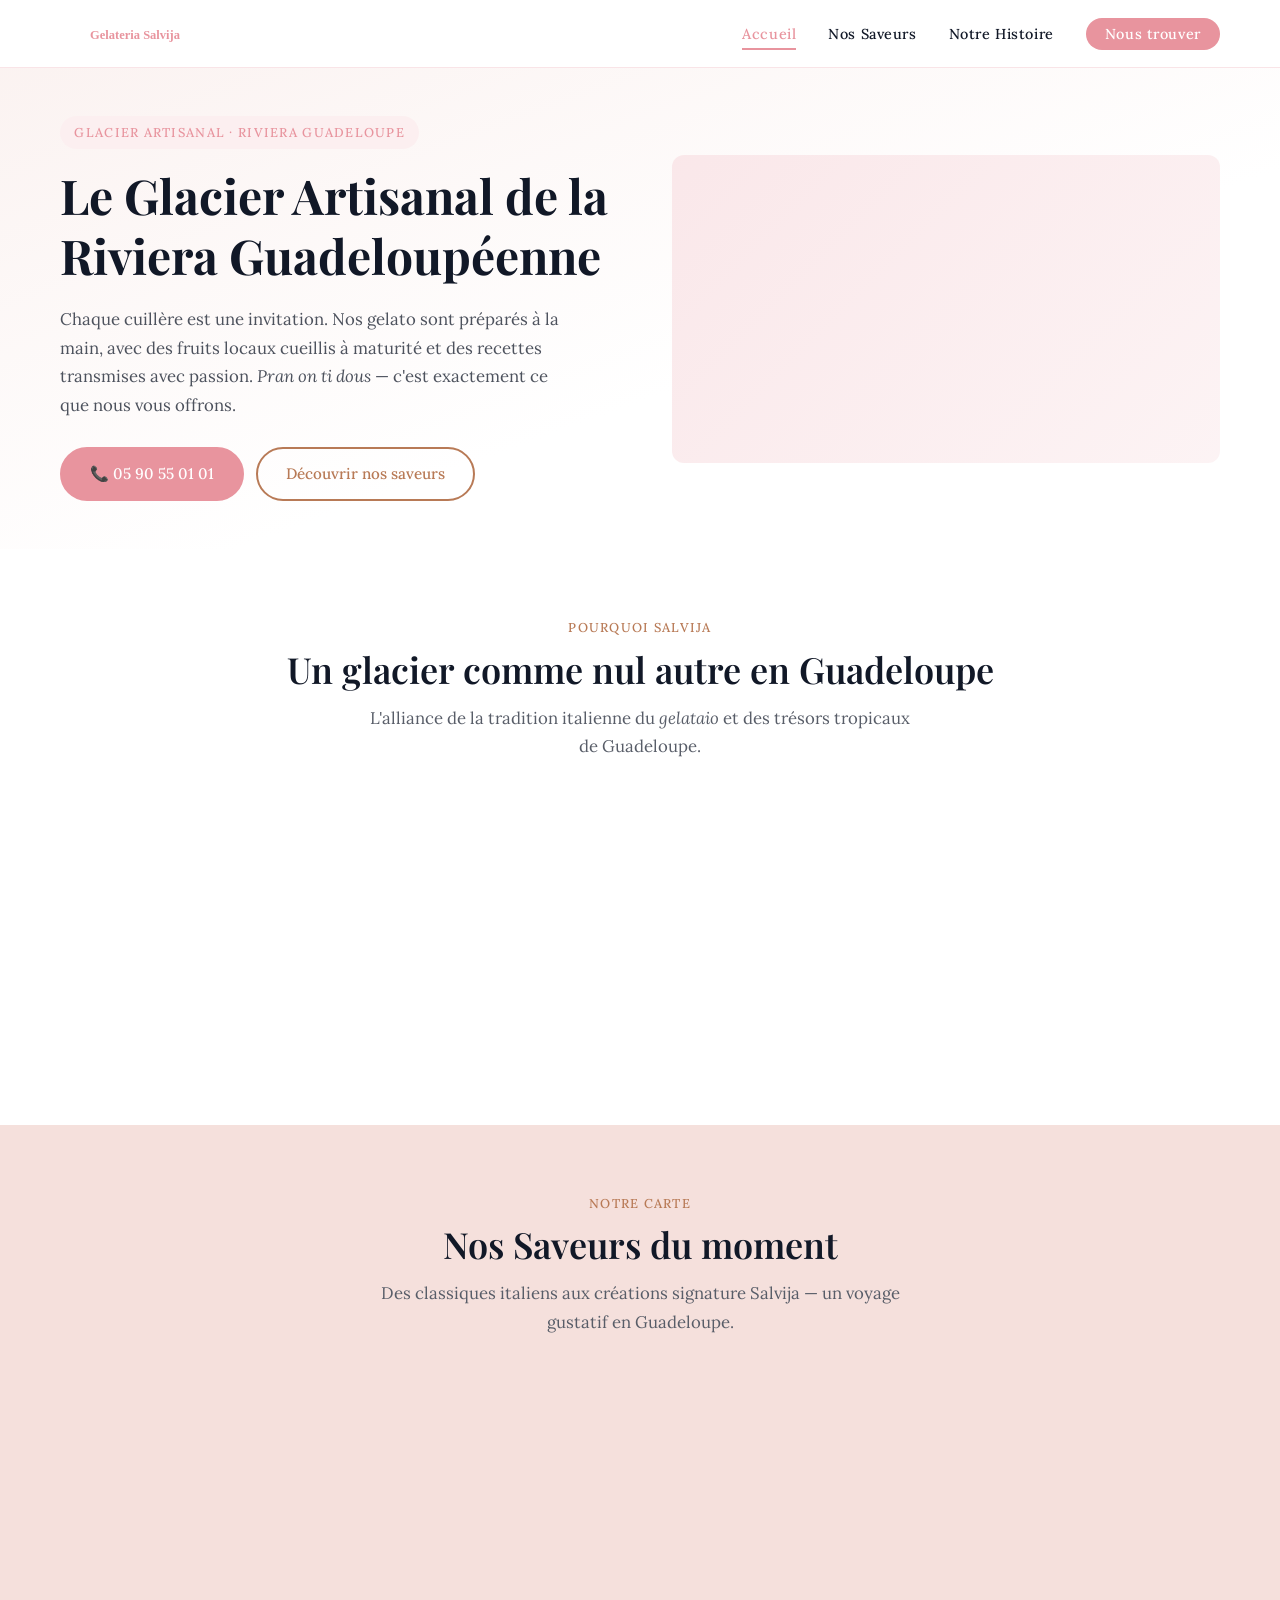
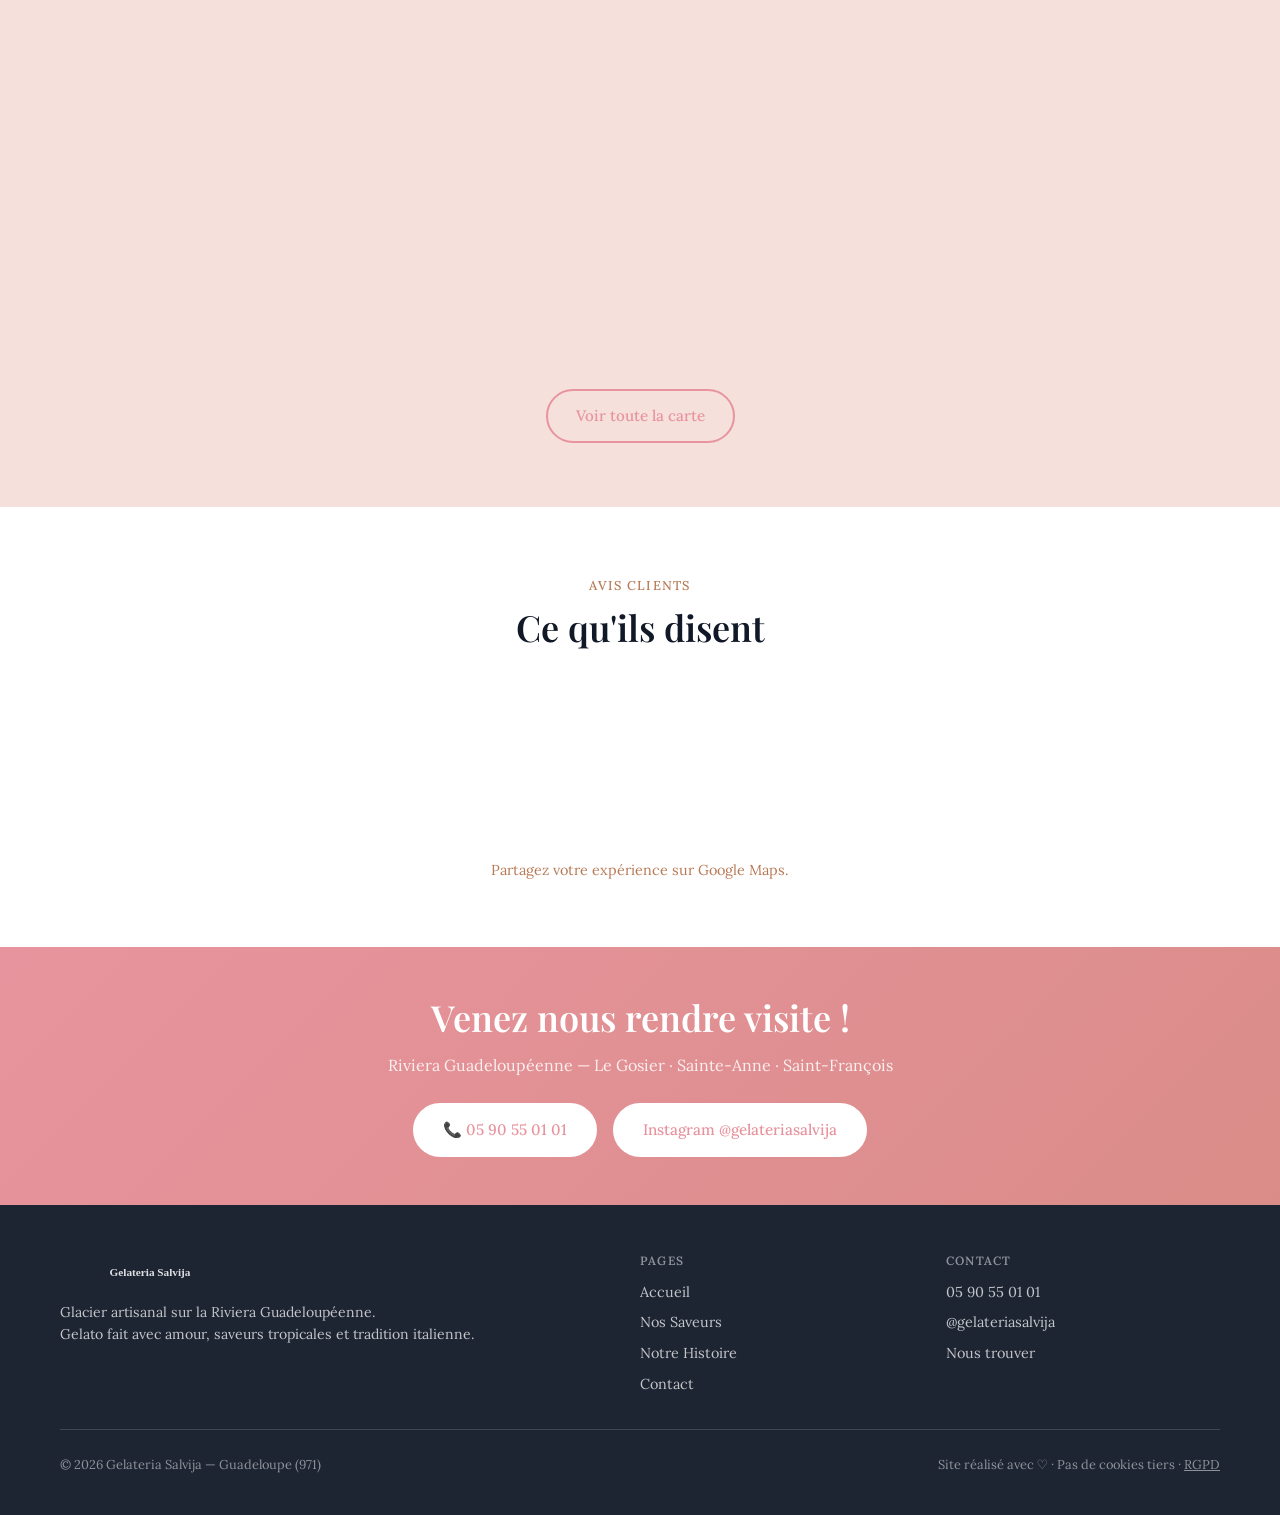
<file: index.html>
<!DOCTYPE html>
<html lang="fr">
<head>
  <meta charset="UTF-8">
  <meta name="viewport" content="width=device-width, initial-scale=1.0">
  <title>Gelateria Salvija — Glacier Artisanal Guadeloupe | Gelato Fait avec Amour</title>
  <meta name="description" content="Gelato artisanal fait maison sur la Riviera Guadeloupéenne. Saveurs tropicales, ingrédients frais. Venez nous goûter — appelez le 05 90 55 01 01.">
  <meta name="robots" content="index, follow">
  <link rel="canonical" href="https://gelateria-salvija.pages.dev/">

  <!-- Open Graph -->
  <meta property="og:type" content="website">
  <meta property="og:url" content="https://gelateria-salvija.pages.dev/">
  <meta property="og:title" content="Gelateria Salvija — Glacier Artisanal Guadeloupe">
  <meta property="og:description" content="Gelato artisanal fait maison sur la Riviera Guadeloupéenne. Saveurs tropicales, ingrédients frais.">
  <meta property="og:image" content="/assets/og-placeholder.svg">
  <meta property="og:locale" content="fr_FR">
  <meta property="og:site_name" content="Gelateria Salvija">

  <!-- Twitter Card -->
  <meta name="twitter:card" content="summary_large_image">
  <meta name="twitter:title" content="Gelateria Salvija — Glacier Artisanal Guadeloupe">
  <meta name="twitter:description" content="Gelato artisanal fait maison sur la Riviera Guadeloupéenne.">
  <meta name="twitter:image" content="/assets/og-placeholder.svg">

  <!-- PWA -->
  <link rel="manifest" href="/manifest.webmanifest">
  <meta name="theme-color" content="#E8949E">

  <!-- Styles -->
  <link rel="stylesheet" href="/assets/style.css">

  <!-- Schema.org LocalBusiness -->
  <script type="application/ld+json">
  {
    "@context": "https://schema.org",
    "@type": "LocalBusiness",
    "name": "Gelateria Salvija",
    "description": "Glacier artisanal proposant des gelato faits maison sur la Riviera Guadeloupéenne.",
    "telephone": "+590590550101",
    "url": "https://gelateria-salvija.pages.dev/",
    "image": "",
    "sameAs": ["https://www.instagram.com/gelateriasalvija/"],
    "address": {
      "@type": "PostalAddress",
      "addressRegion": "Guadeloupe",
      "postalCode": "971",
      "addressCountry": "FR"
    },
    "servesCuisine": "Gelato artisanal, Glacier",
    "priceRange": "€"
  }
  </script>
</head>
<body>
  <a class="skip-link" href="#main-content">Aller au contenu principal</a>

  <!-- Header -->
  <header class="site-header" role="banner">
    <div class="container">
      <a href="/" class="site-logo" aria-label="Gelateria Salvija — Accueil">
        <img src="/assets/logo.svg" alt="Gelateria Salvija" width="200" height="40">
      </a>
      <nav class="site-nav" aria-label="Navigation principale">
        <ul>
          <li><a href="/" aria-current="page">Accueil</a></li>
          <li><a href="/saveurs.html">Nos Saveurs</a></li>
          <li><a href="/notre-histoire.html">Notre Histoire</a></li>
          <li><a href="/contact.html" class="nav-cta">Nous trouver</a></li>
        </ul>
      </nav>
      <button class="menu-toggle" aria-expanded="false" aria-controls="mobile-nav" aria-label="Ouvrir le menu">
        <span></span><span></span><span></span>
      </button>
    </div>
    <nav class="mobile-nav" id="mobile-nav" aria-label="Navigation mobile">
      <ul>
        <li><a href="/" aria-current="page">Accueil</a></li>
        <li><a href="/saveurs.html">Nos Saveurs</a></li>
        <li><a href="/notre-histoire.html">Notre Histoire</a></li>
        <li><a href="/contact.html">Nous trouver</a></li>
        <li><a href="tel:0590550101" class="nav-cta">05 90 55 01 01</a></li>
      </ul>
    </nav>
  </header>

  <main id="main-content">

    <!-- Hero -->
    <section class="hero" aria-labelledby="hero-heading">
      <div class="container">
        <div class="hero__visual">
          <div class="visual-placeholder" data-slot="hero-1" data-aspect="16:9" data-tone="primary" role="presentation"></div>
        </div>
        <div class="hero__content">
          <span class="hero__tagline">Glacier Artisanal · Riviera Guadeloupe</span>
          <h1 id="hero-heading">Le Glacier Artisanal de la Riviera Guadeloupéenne</h1>
          <p class="hero__intro">
            Chaque cuillère est une invitation. Nos gelato sont préparés à la main, avec des fruits locaux cueillis à maturité et des recettes transmises avec passion. <em>Pran on ti dous</em> — c'est exactement ce que nous vous offrons.
          </p>
          <div class="hero__actions">
            <a href="tel:0590550101" class="btn btn--primary">📞 05 90 55 01 01</a>
            <a href="/saveurs.html" class="btn btn--secondary">Découvrir nos saveurs</a>
          </div>
        </div>
      </div>
    </section>

    <!-- Atouts -->
    <section class="section" aria-labelledby="atouts-heading">
      <div class="container">
        <div class="section-header">
          <span class="section-eyebrow">Pourquoi Salvija</span>
          <h2 id="atouts-heading">Un glacier comme nul autre en Guadeloupe</h2>
          <p>L'alliance de la tradition italienne du <em>gelataio</em> et des trésors tropicaux de Guadeloupe.</p>
        </div>
        <div class="features-grid">
          <article class="feature-card fade-in">
            <div class="feature-card__icon" aria-hidden="true">🍦</div>
            <h3>100 % Artisanal</h3>
            <p>Rien n'est industriel. Chaque saveur naît dans notre laboratoire, à partir d'ingrédients choisis un par un. Un gelato dense, crémeux, vivant.</p>
          </article>
          <article class="feature-card fade-in">
            <div class="feature-card__icon" aria-hidden="true">🌴</div>
            <h3>Saveurs de la Caraïbe</h3>
            <p>Coco, mangue, passion, goyave — nos créations marient la tradition italienne et les trésors tropicaux de Guadeloupe. Une alliance unique en 971.</p>
          </article>
          <article class="feature-card fade-in">
            <div class="feature-card__icon" aria-hidden="true">💛</div>
            <h3>Un lieu de vie chaleureux</h3>
            <p>Familles, locaux, touristes — tous trouvent un moment de fraîcheur dans un cadre coloré et bienveillant sur la Riviera Guadeloupéenne.</p>
          </article>
        </div>
      </div>
    </section>

    <!-- Aperçu saveurs -->
    <section class="section section--alt" aria-labelledby="apercu-heading">
      <div class="container">
        <div class="section-header">
          <span class="section-eyebrow">Notre carte</span>
          <h2 id="apercu-heading">Nos Saveurs du moment</h2>
          <p>Des classiques italiens aux créations signature Salvija — un voyage gustatif en Guadeloupe.</p>
        </div>
        <div class="services-grid">
          <article class="service-card fade-in">
            <div class="visual-placeholder" data-slot="services-1" data-aspect="4:3" data-tone="primary" role="presentation"></div>
            <div class="service-card__body">
              <h3>Classiques Italiens</h3>
              <p>La base de notre art. Recettes authentiques pour ceux qui aiment les valeurs sûres.</p>
              <ul>
                <li>Chocolat noir grand cru</li>
                <li>Pistache artisanale</li>
                <li>Vanille Bourbon</li>
                <li>Stracciatella</li>
              </ul>
            </div>
          </article>
          <article class="service-card fade-in">
            <div class="visual-placeholder" data-slot="services-2" data-aspect="4:3" data-tone="accent" role="presentation"></div>
            <div class="service-card__body">
              <h3>Sorbets Tropicaux</h3>
              <p>Fraîcheur pure. Nos sorbets capturent le goût vrai des fruits de Guadeloupe.</p>
              <ul>
                <li>Mangue Amélie</li>
                <li>Fruit de la passion</li>
                <li>Goyave</li>
                <li>Coco frais</li>
              </ul>
            </div>
          </article>
          <article class="service-card service-card--featured fade-in">
            <div class="visual-placeholder" data-slot="services-3" data-aspect="4:3" data-tone="secondary" role="presentation"></div>
            <div class="service-card__body">
              <span class="badge">Signature Salvija</span>
              <h3>Créations Exclusives</h3>
              <p>La Méditerranée rencontre les Antilles. Ces saveurs ne se trouvent nulle part ailleurs.</p>
              <ul>
                <li>Coco-Passion <em>(bestseller)</em></li>
                <li>Mangue-Rhum Vieux</li>
                <li>Chocolat-Piment doux</li>
                <li>Sésame noir & fleur de sel</li>
              </ul>
            </div>
          </article>
        </div>
        <div style="text-align:center; margin-top:2rem;">
          <a href="/saveurs.html" class="btn btn--outline">Voir toute la carte</a>
        </div>
      </div>
    </section>

    <!-- Témoignage -->
    <section class="section" aria-labelledby="avis-heading">
      <div class="container" style="max-width:720px;">
        <div class="section-header">
          <span class="section-eyebrow">Avis clients</span>
          <h2 id="avis-heading">Ce qu'ils disent</h2>
        </div>
        <blockquote class="testimonial fade-in">
          <p>« Le meilleur gelato que j'ai mangé en Guadeloupe. La saveur coco-passion est tout simplement incroyable ! »</p>
          <cite>— Visiteur de la Riviera Guadeloupéenne</cite>
        </blockquote>
        <p style="text-align:center; margin-top:1.5rem; font-size:0.9rem; color:var(--color-accent);">
          Partagez votre expérience sur Google Maps.
        </p>
      </div>
    </section>

    <!-- CTA -->
    <section class="cta-banner" aria-labelledby="cta-heading">
      <div class="container">
        <h2 id="cta-heading">Venez nous rendre visite !</h2>
        <p>Riviera Guadeloupéenne — Le Gosier · Sainte-Anne · Saint-François</p>
        <div style="display:flex; flex-wrap:wrap; gap:1rem; justify-content:center;">
          <a href="tel:0590550101" class="btn--cta">📞 05 90 55 01 01</a>
          <a href="https://www.instagram.com/gelateriasalvija/" class="btn--cta" target="_blank" rel="noopener noreferrer">Instagram @gelateriasalvija</a>
        </div>
      </div>
    </section>

  </main>

  <!-- Footer -->
  <footer class="site-footer" role="contentinfo">
    <div class="container">
      <div class="footer-grid">
        <div class="footer-brand">
          <img src="/assets/logo.svg" alt="Gelateria Salvija" class="footer-logo" width="180" height="36">
          <p>Glacier artisanal sur la Riviera Guadeloupéenne.<br>Gelato fait avec amour, saveurs tropicales et tradition italienne.</p>
        </div>
        <nav class="footer-nav" aria-label="Navigation secondaire">
          <h4>Pages</h4>
          <ul>
            <li><a href="/">Accueil</a></li>
            <li><a href="/saveurs.html">Nos Saveurs</a></li>
            <li><a href="/notre-histoire.html">Notre Histoire</a></li>
            <li><a href="/contact.html">Contact</a></li>
          </ul>
        </nav>
        <nav class="footer-nav" aria-label="Contact et réseaux">
          <h4>Contact</h4>
          <ul>
            <li><a href="tel:0590550101">05 90 55 01 01</a></li>
            <li><a href="https://www.instagram.com/gelateriasalvija/" target="_blank" rel="noopener noreferrer">@gelateriasalvija</a></li>
            <li><a href="/contact.html">Nous trouver</a></li>
          </ul>
        </nav>
      </div>
      <div class="footer-bottom">
        <p>&copy; 2026 Gelateria Salvija — Guadeloupe (971)</p>
        <p>Site réalisé avec ♡ · Pas de cookies tiers · <a href="/contact.html" style="color:inherit;text-decoration:underline;">RGPD</a></p>
      </div>
    </div>
  </footer>

  <script src="/assets/main.js" defer></script>
</body>
</html>
</file>
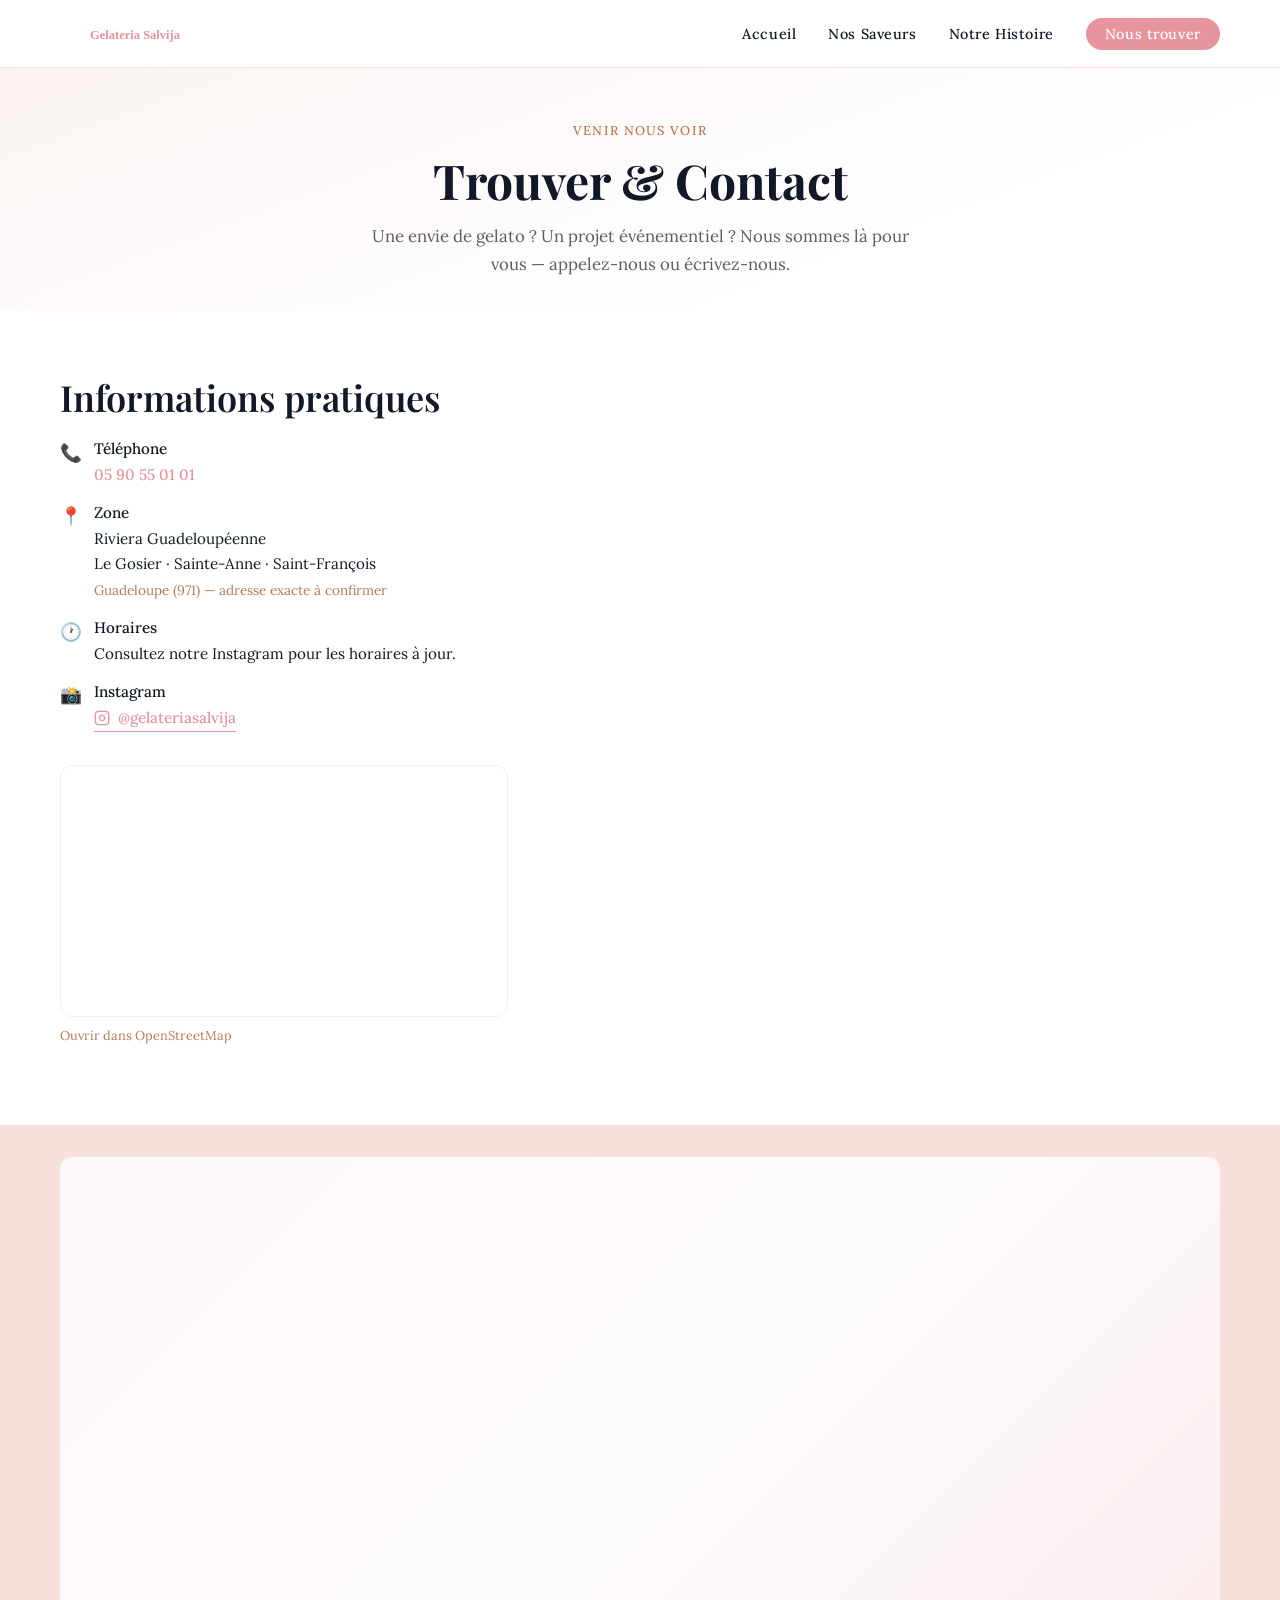
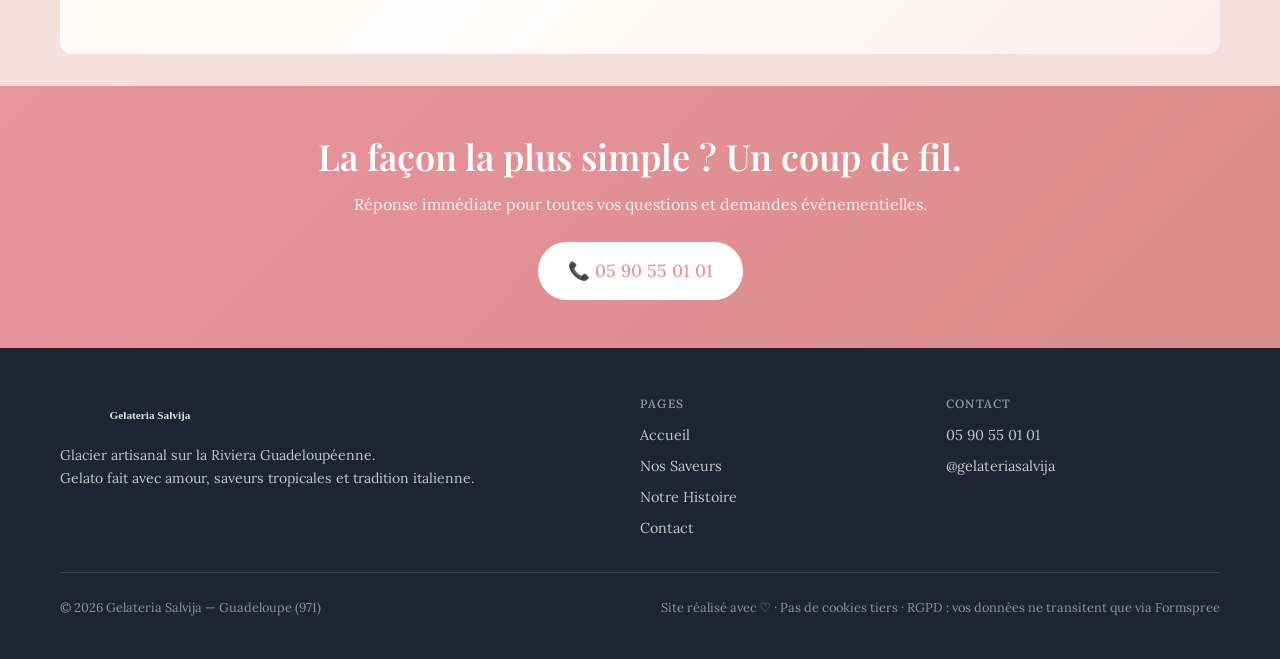
<file: contact.html>
<!DOCTYPE html>
<html lang="fr">
<head>
  <meta charset="UTF-8">
  <meta name="viewport" content="width=device-width, initial-scale=1.0">
  <title>Trouver & Contact — Gelateria Salvija | Glacier Artisanal Riviera Guadeloupe</title>
  <meta name="description" content="Retrouvez Gelateria Salvija sur la Riviera Guadeloupéenne. Téléphone : 05 90 55 01 01. Contactez-nous pour une visite ou un événement.">
  <meta name="robots" content="index, follow">
  <link rel="canonical" href="https://gelateria-salvija.pages.dev/contact.html">

  <!-- Open Graph -->
  <meta property="og:type" content="website">
  <meta property="og:url" content="https://gelateria-salvija.pages.dev/contact.html">
  <meta property="og:title" content="Trouver & Contact — Gelateria Salvija">
  <meta property="og:description" content="Retrouvez Gelateria Salvija sur la Riviera Guadeloupéenne. Téléphone : 05 90 55 01 01.">
  <meta property="og:image" content="/assets/og-placeholder.svg">
  <meta property="og:locale" content="fr_FR">
  <meta property="og:site_name" content="Gelateria Salvija">

  <!-- Twitter Card -->
  <meta name="twitter:card" content="summary_large_image">
  <meta name="twitter:title" content="Trouver & Contact — Gelateria Salvija">
  <meta name="twitter:description" content="Retrouvez Gelateria Salvija sur la Riviera Guadeloupéenne. Téléphone : 05 90 55 01 01.">
  <meta name="twitter:image" content="/assets/og-placeholder.svg">

  <!-- PWA -->
  <link rel="manifest" href="/manifest.webmanifest">
  <meta name="theme-color" content="#E8949E">

  <link rel="stylesheet" href="/assets/style.css">
</head>
<body>
  <a class="skip-link" href="#main-content">Aller au contenu principal</a>

  <header class="site-header" role="banner">
    <div class="container">
      <a href="/" class="site-logo" aria-label="Gelateria Salvija — Accueil">
        <img src="/assets/logo.svg" alt="Gelateria Salvija" width="200" height="40">
      </a>
      <nav class="site-nav" aria-label="Navigation principale">
        <ul>
          <li><a href="/">Accueil</a></li>
          <li><a href="/saveurs.html">Nos Saveurs</a></li>
          <li><a href="/notre-histoire.html">Notre Histoire</a></li>
          <li><a href="/contact.html" aria-current="page" class="nav-cta">Nous trouver</a></li>
        </ul>
      </nav>
      <button class="menu-toggle" aria-expanded="false" aria-controls="mobile-nav" aria-label="Ouvrir le menu">
        <span></span><span></span><span></span>
      </button>
    </div>
    <nav class="mobile-nav" id="mobile-nav" aria-label="Navigation mobile">
      <ul>
        <li><a href="/">Accueil</a></li>
        <li><a href="/saveurs.html">Nos Saveurs</a></li>
        <li><a href="/notre-histoire.html">Notre Histoire</a></li>
        <li><a href="/contact.html" aria-current="page">Nous trouver</a></li>
        <li><a href="tel:0590550101" class="nav-cta">05 90 55 01 01</a></li>
      </ul>
    </nav>
  </header>

  <main id="main-content">

    <!-- Page hero -->
    <section class="page-hero" aria-labelledby="contact-heading">
      <div class="container">
        <span class="section-eyebrow">Venir nous voir</span>
        <h1 id="contact-heading">Trouver &amp; Contact</h1>
        <p>Une envie de gelato ? Un projet événementiel ? Nous sommes là pour vous — appelez-nous ou écrivez-nous.</p>
      </div>
    </section>

    <!-- Contact grid -->
    <section class="section" aria-labelledby="infos-heading">
      <div class="container">
        <div class="contact-grid">

          <!-- Info + carte -->
          <div>
            <div class="contact-info" style="margin-bottom:2rem;">
              <h2 id="infos-heading">Informations pratiques</h2>
              <ul style="margin-top:1rem;">
                <li>
                  <span aria-hidden="true">📞</span>
                  <div>
                    <strong>Téléphone</strong><br>
                    <a href="tel:0590550101" style="color:var(--color-primary); font-weight:500;">05 90 55 01 01</a>
                  </div>
                </li>
                <li>
                  <span aria-hidden="true">📍</span>
                  <div>
                    <strong>Zone</strong><br>
                    Riviera Guadeloupéenne<br>
                    Le Gosier · Sainte-Anne · Saint-François<br>
                    <span style="font-size:0.85rem; color:var(--color-accent);">Guadeloupe (971) — adresse exacte à confirmer</span>
                  </div>
                </li>
                <li>
                  <span aria-hidden="true">🕐</span>
                  <div>
                    <strong>Horaires</strong><br>
                    Consultez notre Instagram pour les horaires à jour.
                  </div>
                </li>
                <li>
                  <span aria-hidden="true">📸</span>
                  <div>
                    <strong>Instagram</strong><br>
                    <a href="https://www.instagram.com/gelateriasalvija/" class="instagram-link" target="_blank" rel="noopener noreferrer" aria-label="Voir le profil Instagram de Gelateria Salvija">
                      <svg xmlns="http://www.w3.org/2000/svg" width="16" height="16" viewBox="0 0 24 24" fill="none" stroke="currentColor" stroke-width="2" stroke-linecap="round" stroke-linejoin="round" aria-hidden="true">
                        <rect x="2" y="2" width="20" height="20" rx="5" ry="5"/><path d="M16 11.37A4 4 0 1 1 12.63 8 4 4 0 0 1 16 11.37z"/><line x1="17.5" y1="6.5" x2="17.51" y2="6.5"/>
                      </svg>
                      @gelateriasalvija
                    </a>
                  </div>
                </li>
              </ul>
            </div>

            <!-- OpenStreetMap — centré Riviera Guadeloupéenne (Le Gosier ~16.22°N, -61.49°W) -->
            <div class="map-wrapper">
              <iframe
                title="Carte Riviera Guadeloupéenne — Zone Gelateria Salvija"
                src="https://www.openstreetmap.org/export/embed.html?bbox=-61.55%2C16.18%2C-61.43%2C16.28&amp;layer=mapnik&amp;marker=16.23%2C-61.49"
                loading="lazy"
                allowfullscreen
                aria-label="Carte OpenStreetMap de la Riviera Guadeloupéenne">
              </iframe>
            </div>
            <p style="font-size:0.8rem; margin-top:0.5rem; color:var(--color-accent);">
              <a href="https://www.openstreetmap.org/?mlat=16.23&amp;mlon=-61.49#map=13/16.23/-61.49" target="_blank" rel="noopener noreferrer" style="color:var(--color-accent);">Ouvrir dans OpenStreetMap</a>
            </p>
          </div>

          <!-- Formulaire Formspree -->
          <div>
            <form
              class="contact-form fade-in"
              action="https://formspree.io/f/{ID_PLACEHOLDER}"
              method="POST"
              aria-labelledby="form-heading"
              novalidate>
              <h2 id="form-heading" style="font-size:1.4rem;">Écrivez-nous</h2>

              <div class="form-group">
                <label for="contact-name">Nom complet <span aria-hidden="true">*</span></label>
                <input
                  type="text"
                  id="contact-name"
                  name="name"
                  autocomplete="name"
                  required
                  aria-required="true"
                  placeholder="Votre nom">
              </div>

              <div class="form-group">
                <label for="contact-email">Adresse e-mail <span aria-hidden="true">*</span></label>
                <input
                  type="email"
                  id="contact-email"
                  name="email"
                  autocomplete="email"
                  required
                  aria-required="true"
                  placeholder="vous@exemple.com">
              </div>

              <div class="form-group">
                <label for="contact-sujet">Sujet</label>
                <input
                  type="text"
                  id="contact-sujet"
                  name="sujet"
                  placeholder="Question, commande événementielle…">
              </div>

              <div class="form-group">
                <label for="contact-message">Message <span aria-hidden="true">*</span></label>
                <textarea
                  id="contact-message"
                  name="message"
                  required
                  aria-required="true"
                  placeholder="Votre message…"></textarea>
              </div>

              <p class="form-note">
                <strong>Protection de vos données (RGPD) :</strong> Les informations saisies dans ce formulaire sont transmises uniquement à Gelateria Salvija via Formspree et ne sont jamais stockées sur ce site. Elles ne sont ni revendues ni partagées avec des tiers. Vous disposez d'un droit d'accès, de rectification et de suppression — contactez-nous directement par téléphone.
              </p>

              <button type="submit" class="btn btn--primary" style="width:100%;">Envoyer le message</button>
            </form>
          </div>

        </div>
      </div>
    </section>

    <!-- Visuel contact optionnel -->
    <section class="section section--alt" aria-hidden="true" style="padding:2rem 0;">
      <div class="container">
        <div class="visual-placeholder" data-slot="contact-1" data-aspect="21:9" data-tone="secondary" role="presentation"></div>
      </div>
    </section>

    <!-- CTA téléphone -->
    <section class="cta-banner" aria-labelledby="cta-contact-heading">
      <div class="container">
        <h2 id="cta-contact-heading">La façon la plus simple ? Un coup de fil.</h2>
        <p>Réponse immédiate pour toutes vos questions et demandes événementielles.</p>
        <a href="tel:0590550101" class="btn--cta" style="font-size:1.1rem;">📞 05 90 55 01 01</a>
      </div>
    </section>

  </main>

  <footer class="site-footer" role="contentinfo">
    <div class="container">
      <div class="footer-grid">
        <div class="footer-brand">
          <img src="/assets/logo.svg" alt="Gelateria Salvija" class="footer-logo" width="180" height="36">
          <p>Glacier artisanal sur la Riviera Guadeloupéenne.<br>Gelato fait avec amour, saveurs tropicales et tradition italienne.</p>
        </div>
        <nav class="footer-nav" aria-label="Navigation secondaire">
          <h4>Pages</h4>
          <ul>
            <li><a href="/">Accueil</a></li>
            <li><a href="/saveurs.html">Nos Saveurs</a></li>
            <li><a href="/notre-histoire.html">Notre Histoire</a></li>
            <li><a href="/contact.html">Contact</a></li>
          </ul>
        </nav>
        <nav class="footer-nav" aria-label="Contact et réseaux">
          <h4>Contact</h4>
          <ul>
            <li><a href="tel:0590550101">05 90 55 01 01</a></li>
            <li><a href="https://www.instagram.com/gelateriasalvija/" target="_blank" rel="noopener noreferrer">@gelateriasalvija</a></li>
          </ul>
        </nav>
      </div>
      <div class="footer-bottom">
        <p>&copy; 2026 Gelateria Salvija — Guadeloupe (971)</p>
        <p>Site réalisé avec ♡ · Pas de cookies tiers · RGPD : vos données ne transitent que via Formspree</p>
      </div>
    </div>
  </footer>

  <script src="/assets/main.js" defer></script>
</body>
</html>
</file>
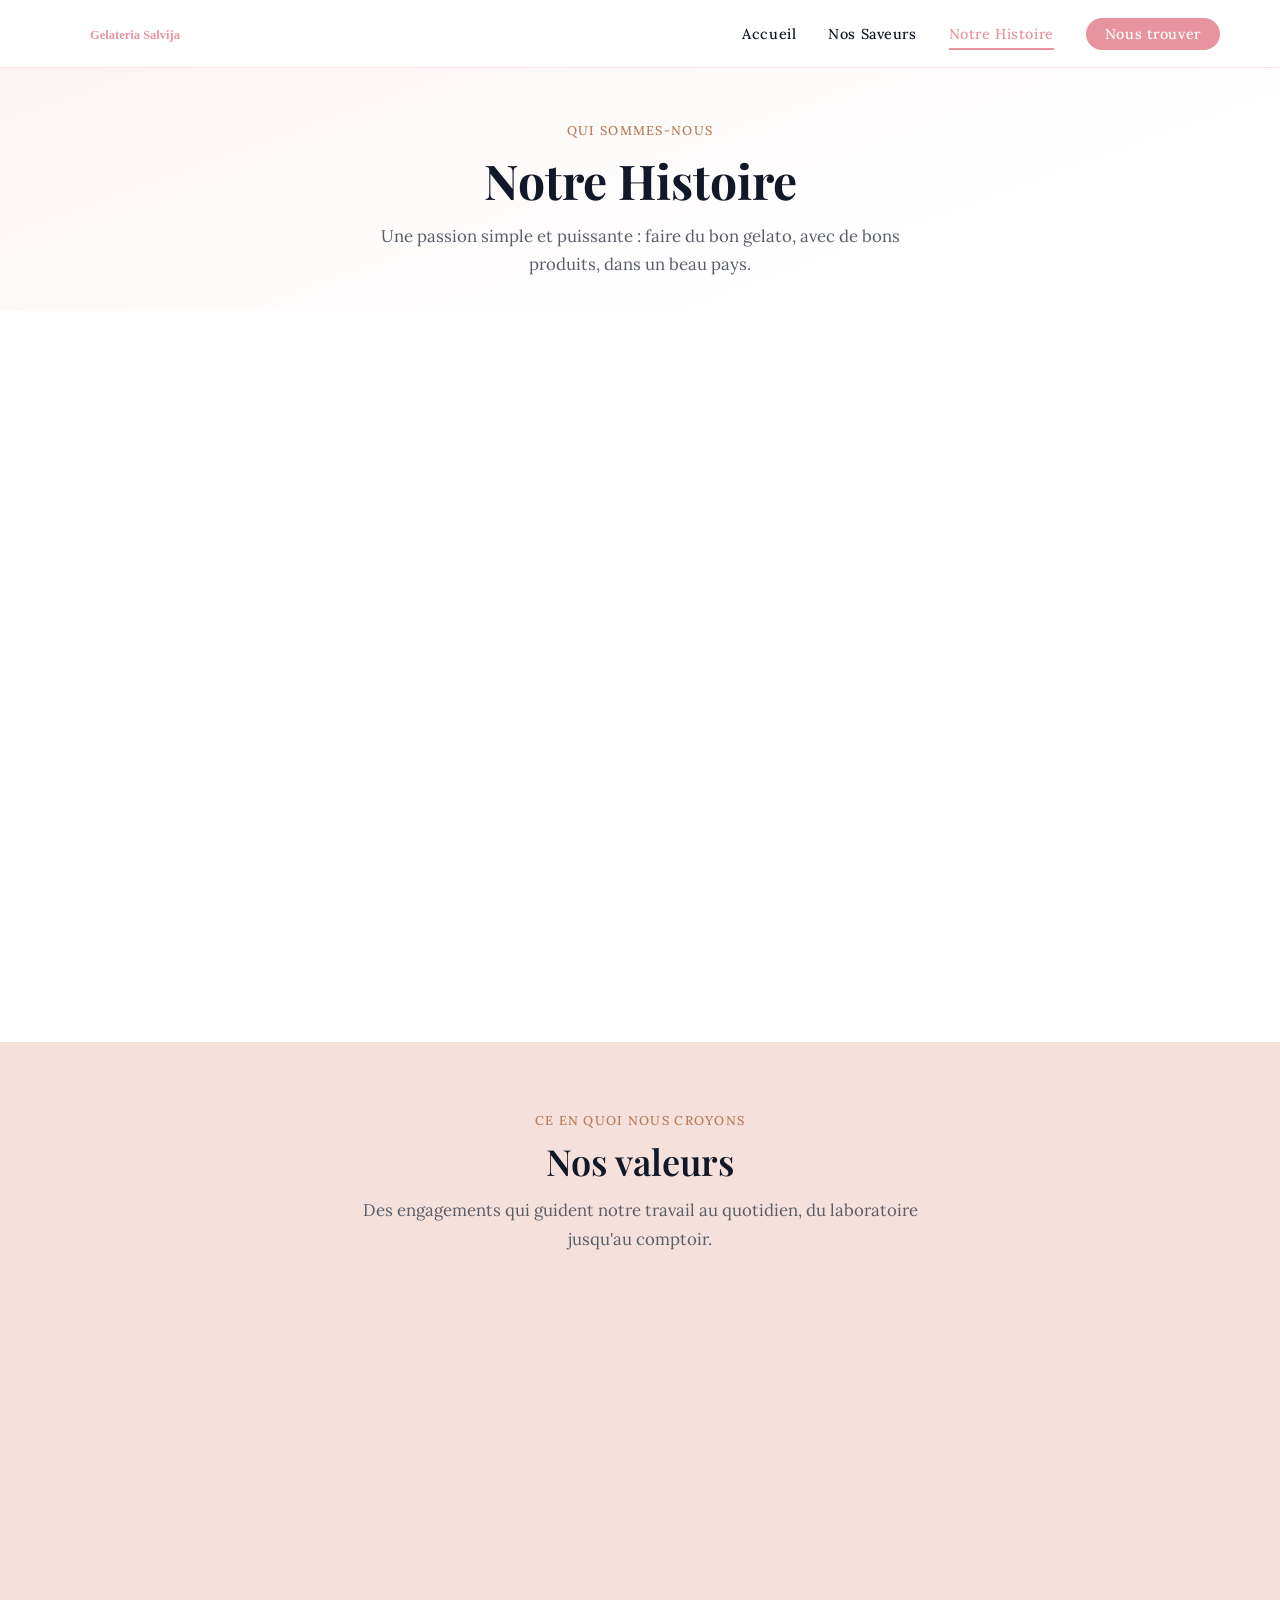
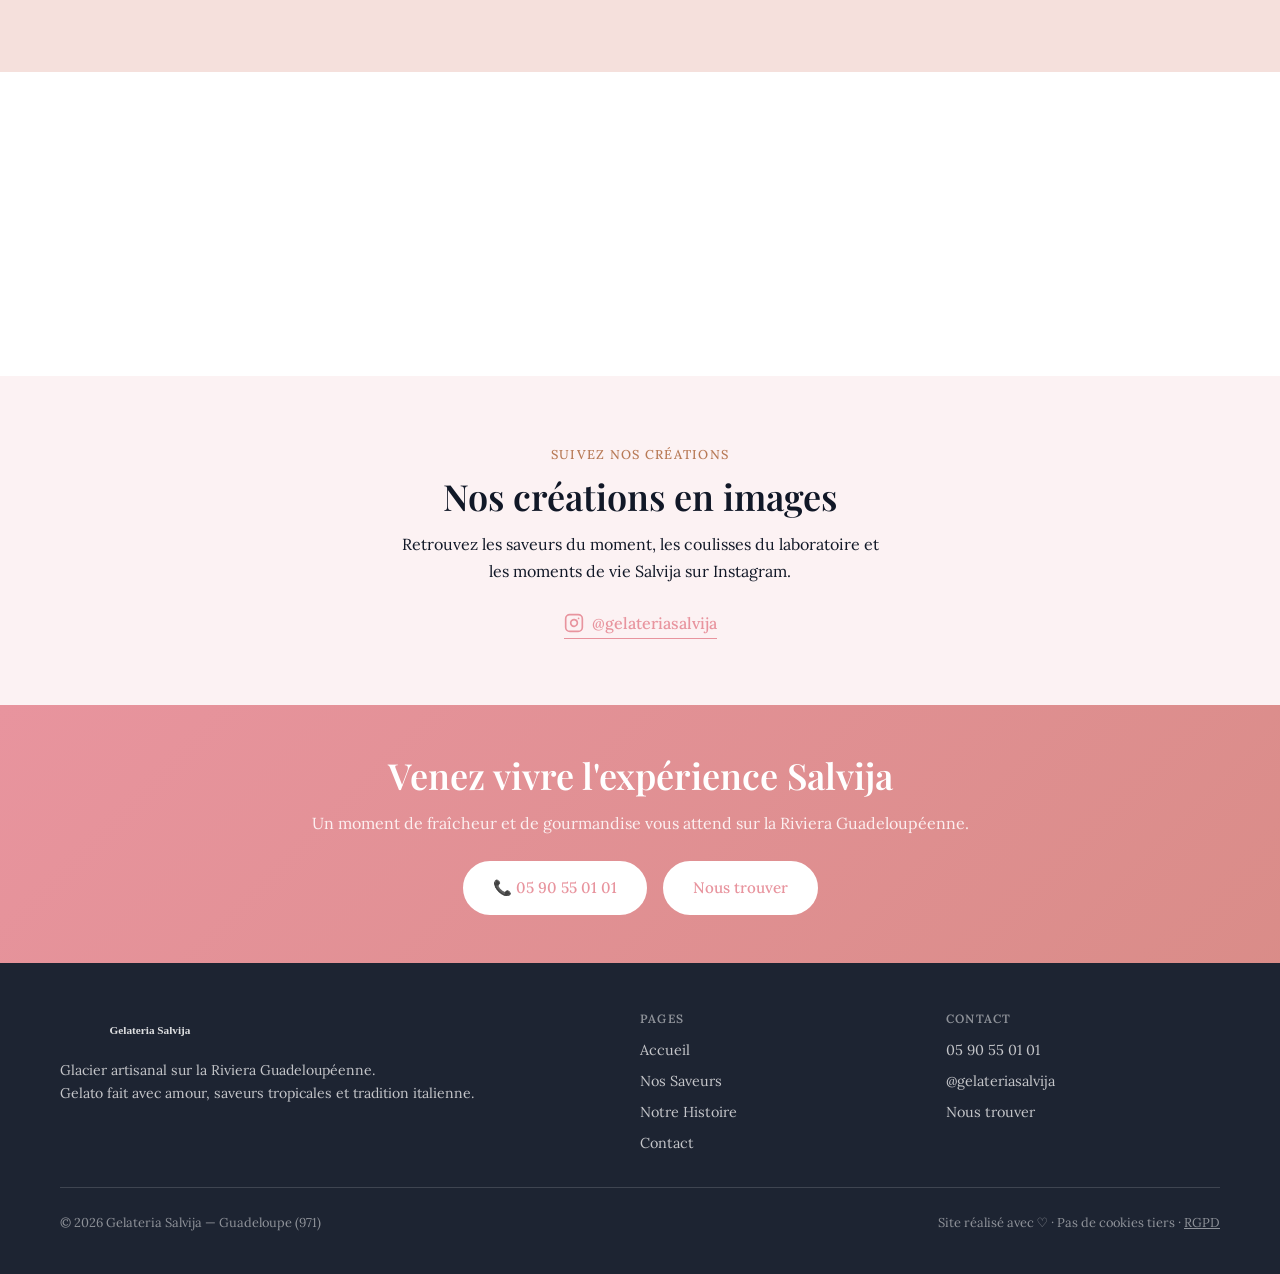
<file: notre-histoire.html>
<!DOCTYPE html>
<html lang="fr">
<head>
  <meta charset="UTF-8">
  <meta name="viewport" content="width=device-width, initial-scale=1.0">
  <title>Notre Histoire — Gelateria Salvija | Glacier Artisanal Guadeloupe</title>
  <meta name="description" content="L'histoire de Gelateria Salvija, glacier artisanal de la Riviera Guadeloupéenne. Passion du gelato italien, fruits tropicaux locaux, savoir-faire artisanal.">
  <meta name="robots" content="index, follow">
  <link rel="canonical" href="https://gelateria-salvija.pages.dev/notre-histoire.html">

  <!-- Open Graph -->
  <meta property="og:type" content="website">
  <meta property="og:url" content="https://gelateria-salvija.pages.dev/notre-histoire.html">
  <meta property="og:title" content="Notre Histoire — Gelateria Salvija">
  <meta property="og:description" content="L'histoire de Gelateria Salvija, glacier artisanal de la Riviera Guadeloupéenne.">
  <meta property="og:image" content="/assets/og-placeholder.svg">
  <meta property="og:locale" content="fr_FR">
  <meta property="og:site_name" content="Gelateria Salvija">

  <!-- Twitter Card -->
  <meta name="twitter:card" content="summary_large_image">
  <meta name="twitter:title" content="Notre Histoire — Gelateria Salvija">
  <meta name="twitter:description" content="L'histoire de Gelateria Salvija, glacier artisanal de la Riviera Guadeloupéenne.">
  <meta name="twitter:image" content="/assets/og-placeholder.svg">

  <!-- PWA -->
  <link rel="manifest" href="/manifest.webmanifest">
  <meta name="theme-color" content="#E8949E">

  <link rel="stylesheet" href="/assets/style.css">
</head>
<body>
  <a class="skip-link" href="#main-content">Aller au contenu principal</a>

  <header class="site-header" role="banner">
    <div class="container">
      <a href="/" class="site-logo" aria-label="Gelateria Salvija — Accueil">
        <img src="/assets/logo.svg" alt="Gelateria Salvija" width="200" height="40">
      </a>
      <nav class="site-nav" aria-label="Navigation principale">
        <ul>
          <li><a href="/">Accueil</a></li>
          <li><a href="/saveurs.html">Nos Saveurs</a></li>
          <li><a href="/notre-histoire.html" aria-current="page">Notre Histoire</a></li>
          <li><a href="/contact.html" class="nav-cta">Nous trouver</a></li>
        </ul>
      </nav>
      <button class="menu-toggle" aria-expanded="false" aria-controls="mobile-nav" aria-label="Ouvrir le menu">
        <span></span><span></span><span></span>
      </button>
    </div>
    <nav class="mobile-nav" id="mobile-nav" aria-label="Navigation mobile">
      <ul>
        <li><a href="/">Accueil</a></li>
        <li><a href="/saveurs.html">Nos Saveurs</a></li>
        <li><a href="/notre-histoire.html" aria-current="page">Notre Histoire</a></li>
        <li><a href="/contact.html">Nous trouver</a></li>
        <li><a href="tel:0590550101" class="nav-cta">05 90 55 01 01</a></li>
      </ul>
    </nav>
  </header>

  <main id="main-content">

    <!-- Page hero -->
    <section class="page-hero" aria-labelledby="histoire-heading">
      <div class="container">
        <span class="section-eyebrow">Qui sommes-nous</span>
        <h1 id="histoire-heading">Notre Histoire</h1>
        <p>Une passion simple et puissante : faire du bon gelato, avec de bons produits, dans un beau pays.</p>
      </div>
    </section>

    <!-- Intro avec visuel -->
    <section class="section" aria-labelledby="naissance-heading">
      <div class="container">
        <div class="about-intro">
          <div class="about-intro__text fade-in">
            <span class="section-eyebrow">Les origines</span>
            <h2 id="naissance-heading">La naissance d'une passion</h2>
            <p>
              Gelateria Salvija est née d'une passion simple et puissante : faire du bon gelato, avec de bons produits, dans un beau pays.
            </p>
            <p>
              Tout commence par un amour de la cuisine artisanale et une fascination pour la culture italienne du <em>gelataio</em> — cet art de transformer les ingrédients les plus humbles en quelque chose d'inoubliable. Quand cette passion rencontre la Guadeloupe, avec ses fruits extraordinaires, ses saveurs intenses et son soleil généreux, quelque chose d'unique peut naître.
            </p>
            <p>
              La Riviera Guadeloupéenne — de Le Gosier à Saint-François en passant par Sainte-Anne — est l'une des plus belles zones de l'archipel. Touristes et familles locales s'y retrouvent, cherchent la fraîcheur, les saveurs vraies, les moments partagés. C'est ici que Gelateria Salvija a choisi de s'implanter : au cœur de cette vie guadeloupéenne vibrante.
            </p>
          </div>
          <div class="fade-in" style="flex:1; min-width:280px;">
            <div class="visual-placeholder" data-slot="about-1" data-aspect="3:4" data-tone="accent" role="presentation"></div>
          </div>
        </div>
      </div>
    </section>

    <!-- Valeurs -->
    <section class="section section--alt" aria-labelledby="valeurs-heading">
      <div class="container">
        <div class="section-header">
          <span class="section-eyebrow">Ce en quoi nous croyons</span>
          <h2 id="valeurs-heading">Nos valeurs</h2>
          <p>Des engagements qui guident notre travail au quotidien, du laboratoire jusqu'au comptoir.</p>
        </div>
        <div class="features-grid">
          <article class="feature-card fade-in">
            <div class="feature-card__icon" aria-hidden="true">🌿</div>
            <h3>Artisanal, toujours</h3>
            <p>Notre démarche est résolument artisanale. Pas de mélanges industriels, pas de colorants artificiels. Chaque saveur est pensée, testée, ajustée jusqu'à ce qu'elle soit parfaite.</p>
          </article>
          <article class="feature-card fade-in">
            <div class="feature-card__icon" aria-hidden="true">🍋</div>
            <h3>Le terroir guadeloupéen</h3>
            <p>Les fruits tropicaux — mangue, maracuja, goyave, coco — viennent en priorité des producteurs locaux de l'île. Cette proximité avec le terroir est notre engagement quotidien.</p>
          </article>
          <article class="feature-card fade-in">
            <div class="feature-card__icon" aria-hidden="true">🫶</div>
            <h3>Plus qu'un dessert</h3>
            <p>Nous croyons que la glace est bien plus qu'un dessert. C'est un souvenir d'enfance, un geste d'amour, un moment suspendu. En Guadeloupe, ces instants ont la saveur du soleil, de la mer et des épices.</p>
          </article>
        </div>
      </div>
    </section>

    <!-- Citation -->
    <section class="section" aria-label="Citation fondatrice">
      <div class="container" style="max-width:760px; text-align:center;">
        <blockquote class="testimonial fade-in" style="border-left:none; border-top: 4px solid var(--color-primary); border-radius:0 0 12px 12px; text-align:left;">
          <p>« Artisan Glacier Fait avec Amour » — ce n'est pas un slogan de façade. C'est la façon dont nous travaillons, chaque jour, pour chaque client. Salvija met en pot le soleil, la mer et les épices de Guadeloupe.</p>
          <cite>— L'équipe Gelateria Salvija</cite>
        </blockquote>
      </div>
    </section>

    <!-- Instagram -->
    <section class="section section--accent" aria-labelledby="insta-heading">
      <div class="container" style="text-align:center;">
        <span class="section-eyebrow">Suivez nos créations</span>
        <h2 id="insta-heading">Nos créations en images</h2>
        <p style="max-width:480px; margin:0.75rem auto 1.5rem; color:var(--color-text);">
          Retrouvez les saveurs du moment, les coulisses du laboratoire et les moments de vie Salvija sur Instagram.
        </p>
        <a href="https://www.instagram.com/gelateriasalvija/" class="instagram-link" target="_blank" rel="noopener noreferrer" aria-label="Suivre Gelateria Salvija sur Instagram">
          <svg xmlns="http://www.w3.org/2000/svg" width="20" height="20" viewBox="0 0 24 24" fill="none" stroke="currentColor" stroke-width="2" stroke-linecap="round" stroke-linejoin="round" aria-hidden="true">
            <rect x="2" y="2" width="20" height="20" rx="5" ry="5"/><path d="M16 11.37A4 4 0 1 1 12.63 8 4 4 0 0 1 16 11.37z"/><line x1="17.5" y1="6.5" x2="17.51" y2="6.5"/>
          </svg>
          @gelateriasalvija
        </a>
      </div>
    </section>

    <!-- CTA -->
    <section class="cta-banner" aria-labelledby="cta-histoire-heading">
      <div class="container">
        <h2 id="cta-histoire-heading">Venez vivre l'expérience Salvija</h2>
        <p>Un moment de fraîcheur et de gourmandise vous attend sur la Riviera Guadeloupéenne.</p>
        <div style="display:flex; flex-wrap:wrap; gap:1rem; justify-content:center;">
          <a href="tel:0590550101" class="btn--cta">📞 05 90 55 01 01</a>
          <a href="/contact.html" class="btn--cta">Nous trouver</a>
        </div>
      </div>
    </section>

  </main>

  <footer class="site-footer" role="contentinfo">
    <div class="container">
      <div class="footer-grid">
        <div class="footer-brand">
          <img src="/assets/logo.svg" alt="Gelateria Salvija" class="footer-logo" width="180" height="36">
          <p>Glacier artisanal sur la Riviera Guadeloupéenne.<br>Gelato fait avec amour, saveurs tropicales et tradition italienne.</p>
        </div>
        <nav class="footer-nav" aria-label="Navigation secondaire">
          <h4>Pages</h4>
          <ul>
            <li><a href="/">Accueil</a></li>
            <li><a href="/saveurs.html">Nos Saveurs</a></li>
            <li><a href="/notre-histoire.html">Notre Histoire</a></li>
            <li><a href="/contact.html">Contact</a></li>
          </ul>
        </nav>
        <nav class="footer-nav" aria-label="Contact et réseaux">
          <h4>Contact</h4>
          <ul>
            <li><a href="tel:0590550101">05 90 55 01 01</a></li>
            <li><a href="https://www.instagram.com/gelateriasalvija/" target="_blank" rel="noopener noreferrer">@gelateriasalvija</a></li>
            <li><a href="/contact.html">Nous trouver</a></li>
          </ul>
        </nav>
      </div>
      <div class="footer-bottom">
        <p>&copy; 2026 Gelateria Salvija — Guadeloupe (971)</p>
        <p>Site réalisé avec ♡ · Pas de cookies tiers · <a href="/contact.html" style="color:inherit;text-decoration:underline;">RGPD</a></p>
      </div>
    </div>
  </footer>

  <script src="/assets/main.js" defer></script>
</body>
</html>
</file>
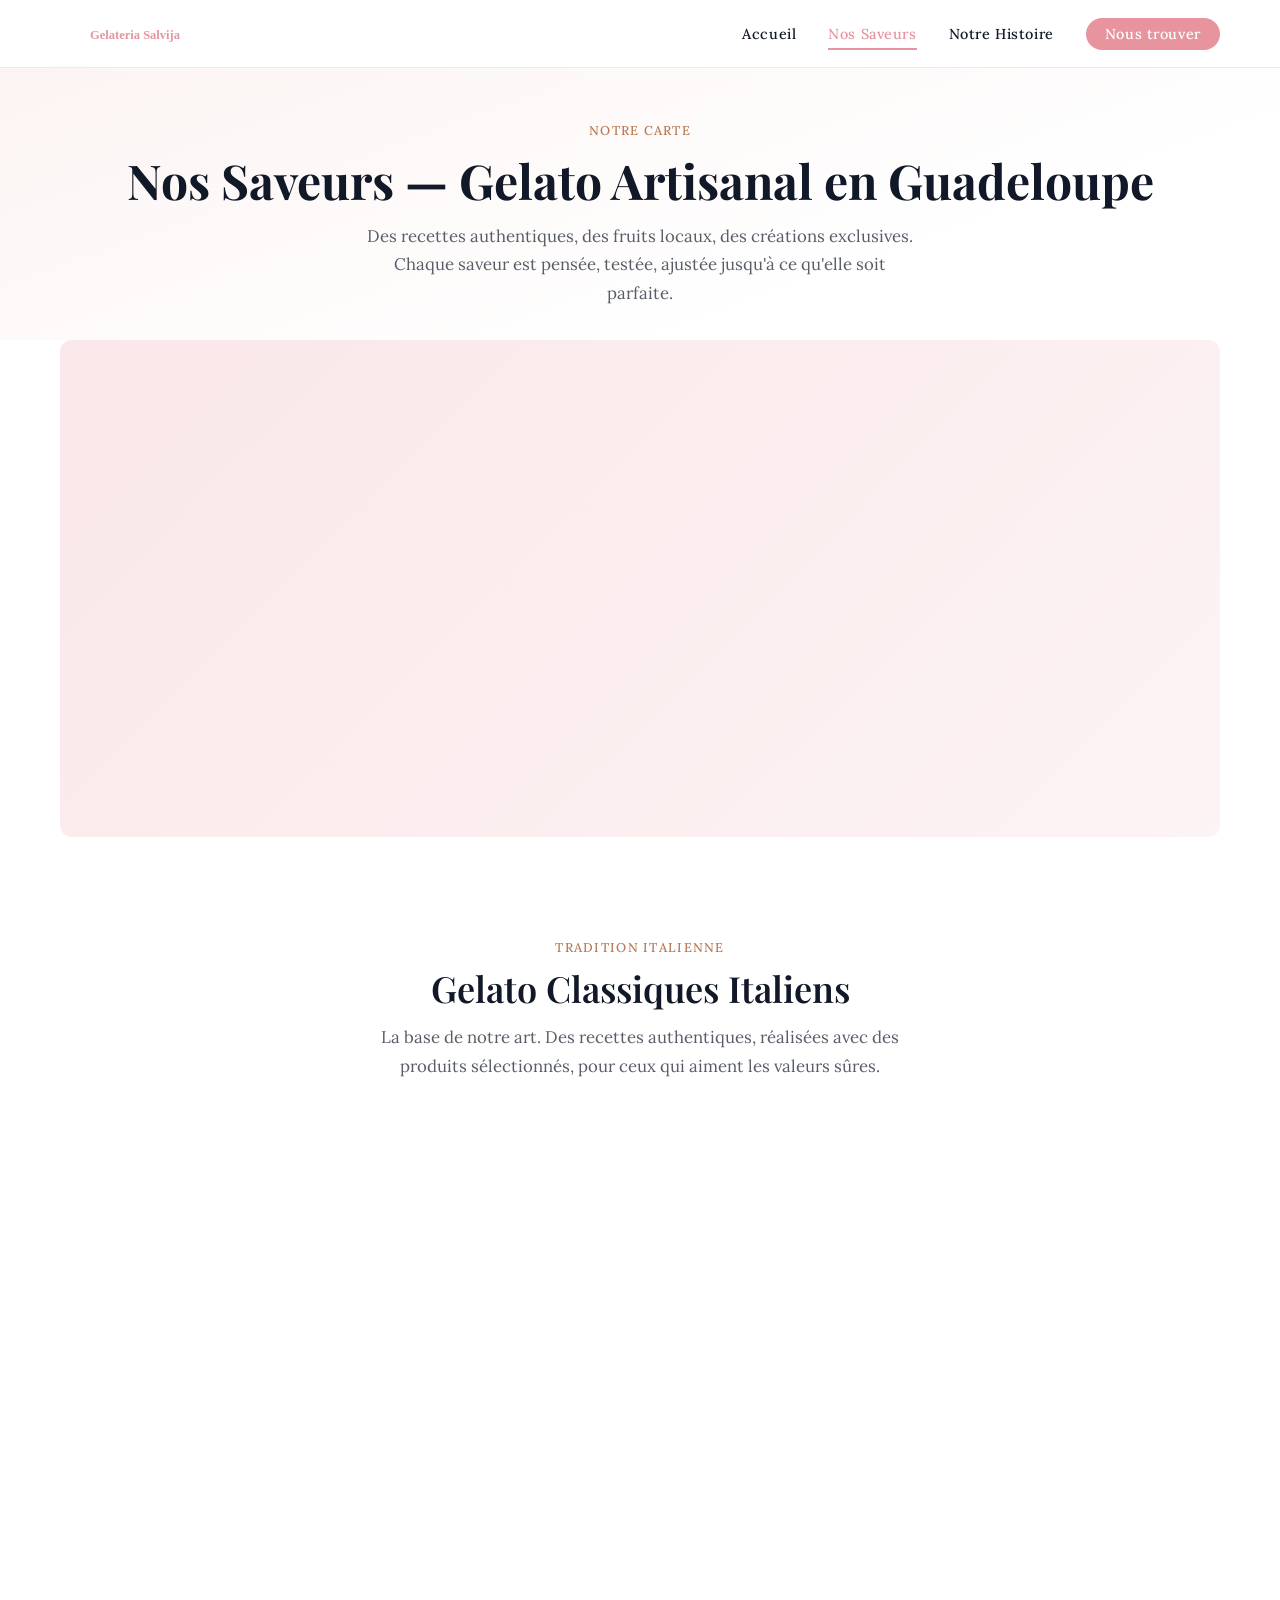
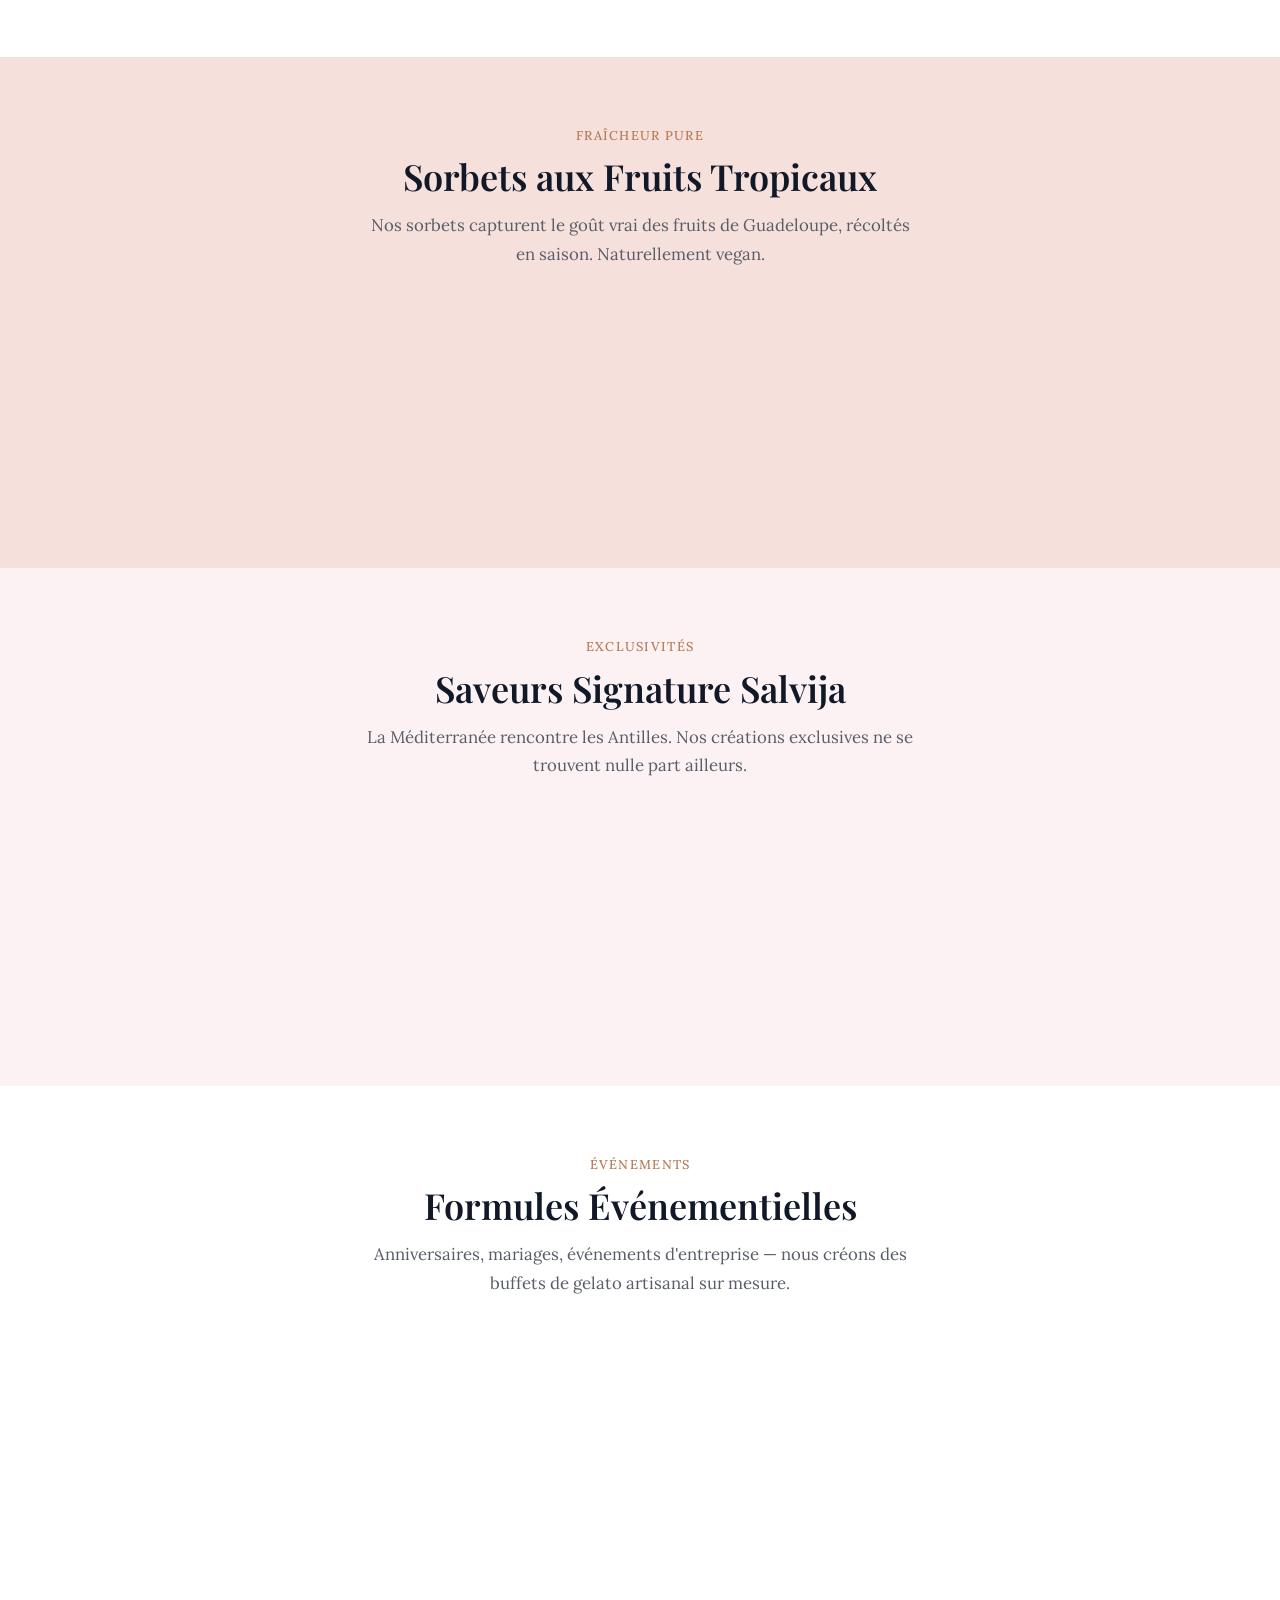
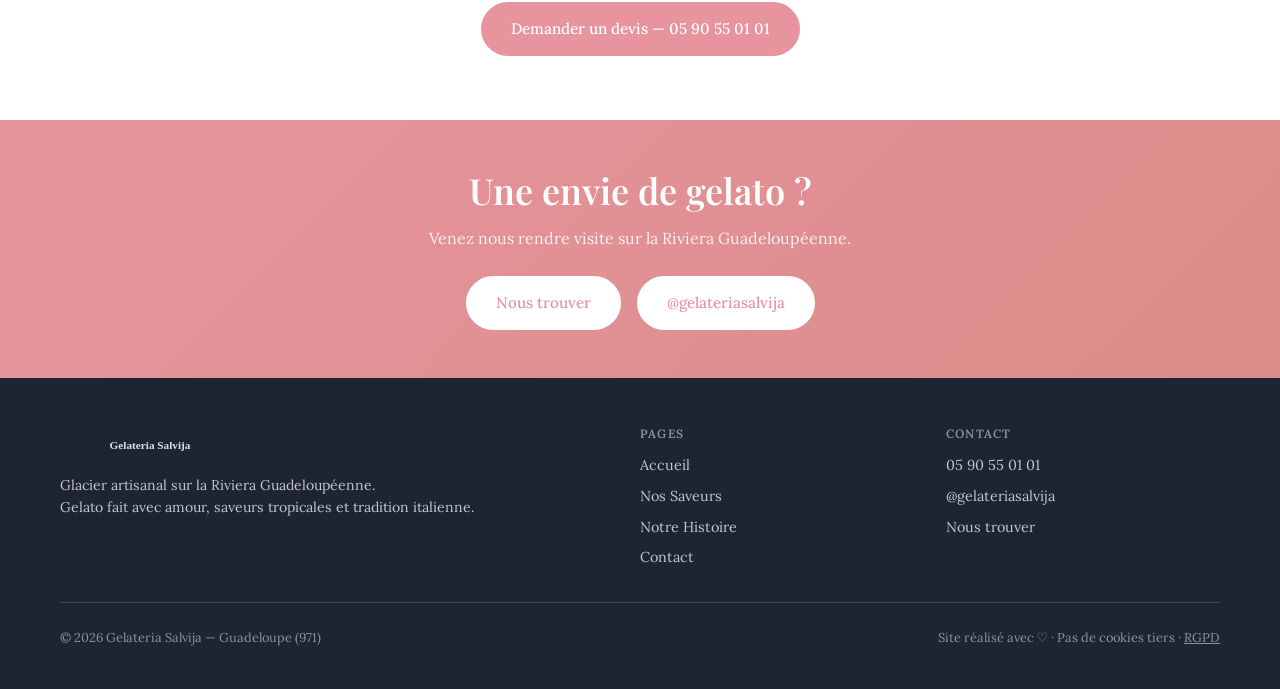
<file: saveurs.html>
<!DOCTYPE html>
<html lang="fr">
<head>
  <meta charset="UTF-8">
  <meta name="viewport" content="width=device-width, initial-scale=1.0">
  <title>Nos Saveurs — Gelateria Salvija | Gelato & Sorbets Artisanaux Guadeloupe</title>
  <meta name="description" content="Découvrez notre carte de gelato artisanaux et sorbets tropicaux. Classiques italiens, fruits de Guadeloupe, saveurs signature Salvija et formules événementielles.">
  <meta name="robots" content="index, follow">
  <link rel="canonical" href="https://gelateria-salvija.pages.dev/saveurs.html">

  <!-- Open Graph -->
  <meta property="og:type" content="website">
  <meta property="og:url" content="https://gelateria-salvija.pages.dev/saveurs.html">
  <meta property="og:title" content="Nos Saveurs — Gelateria Salvija | Gelato Artisanal Guadeloupe">
  <meta property="og:description" content="Gelato classiques italiens, sorbets tropicaux, créations signature et formules événementielles sur la Riviera Guadeloupéenne.">
  <meta property="og:image" content="/assets/og-placeholder.svg">
  <meta property="og:locale" content="fr_FR">
  <meta property="og:site_name" content="Gelateria Salvija">

  <!-- Twitter Card -->
  <meta name="twitter:card" content="summary_large_image">
  <meta name="twitter:title" content="Nos Saveurs — Gelateria Salvija">
  <meta name="twitter:description" content="Gelato artisanal et sorbets tropicaux sur la Riviera Guadeloupéenne.">
  <meta name="twitter:image" content="/assets/og-placeholder.svg">

  <!-- PWA -->
  <link rel="manifest" href="/manifest.webmanifest">
  <meta name="theme-color" content="#E8949E">

  <link rel="stylesheet" href="/assets/style.css">
</head>
<body>
  <a class="skip-link" href="#main-content">Aller au contenu principal</a>

  <header class="site-header" role="banner">
    <div class="container">
      <a href="/" class="site-logo" aria-label="Gelateria Salvija — Accueil">
        <img src="/assets/logo.svg" alt="Gelateria Salvija" width="200" height="40">
      </a>
      <nav class="site-nav" aria-label="Navigation principale">
        <ul>
          <li><a href="/">Accueil</a></li>
          <li><a href="/saveurs.html" aria-current="page">Nos Saveurs</a></li>
          <li><a href="/notre-histoire.html">Notre Histoire</a></li>
          <li><a href="/contact.html" class="nav-cta">Nous trouver</a></li>
        </ul>
      </nav>
      <button class="menu-toggle" aria-expanded="false" aria-controls="mobile-nav" aria-label="Ouvrir le menu">
        <span></span><span></span><span></span>
      </button>
    </div>
    <nav class="mobile-nav" id="mobile-nav" aria-label="Navigation mobile">
      <ul>
        <li><a href="/">Accueil</a></li>
        <li><a href="/saveurs.html" aria-current="page">Nos Saveurs</a></li>
        <li><a href="/notre-histoire.html">Notre Histoire</a></li>
        <li><a href="/contact.html">Nous trouver</a></li>
        <li><a href="tel:0590550101" class="nav-cta">05 90 55 01 01</a></li>
      </ul>
    </nav>
  </header>

  <main id="main-content">

    <!-- Page hero -->
    <section class="page-hero" aria-labelledby="saveurs-heading">
      <div class="container">
        <span class="section-eyebrow">Notre carte</span>
        <h1 id="saveurs-heading">Nos Saveurs — Gelato Artisanal en Guadeloupe</h1>
        <p>Des recettes authentiques, des fruits locaux, des créations exclusives. Chaque saveur est pensée, testée, ajustée jusqu'à ce qu'elle soit parfaite.</p>
      </div>
    </section>

    <!-- Visuel hero saveurs -->
    <section class="section" style="padding-top:0; padding-bottom:2rem;">
      <div class="container">
        <div class="visual-placeholder" data-slot="services-1" data-aspect="21:9" data-tone="primary" role="presentation"></div>
      </div>
    </section>

    <!-- Classiques italiens -->
    <section class="section" aria-labelledby="classiques-heading">
      <div class="container">
        <div class="section-header">
          <span class="section-eyebrow">Tradition italienne</span>
          <h2 id="classiques-heading">Gelato Classiques Italiens</h2>
          <p>La base de notre art. Des recettes authentiques, réalisées avec des produits sélectionnés, pour ceux qui aiment les valeurs sûres.</p>
        </div>
        <div class="services-grid">
          <article class="service-card fade-in">
            <div class="visual-placeholder" data-slot="services-2" data-aspect="4:3" data-tone="muted" role="presentation"></div>
            <div class="service-card__body">
              <h3>Chocolat noir grand cru</h3>
              <p>Un gelato intense, pur, pour les amateurs de chocolat authentique. Cacao sélectionné.</p>
            </div>
          </article>
          <article class="service-card fade-in">
            <div class="visual-placeholder" data-slot="services-3" data-aspect="4:3" data-tone="secondary" role="presentation"></div>
            <div class="service-card__body">
              <h3>Pistache artisanale</h3>
              <p>Texture veloutée, goût franc et généreux. La référence des amateurs éclairés.</p>
            </div>
          </article>
          <article class="service-card fade-in">
            <div class="visual-placeholder" data-slot="services-4" data-aspect="4:3" data-tone="accent" role="presentation"></div>
            <div class="service-card__body">
              <h3>Vanille Bourbon · Stracciatella · Noisette</h3>
              <p>Les grands classiques qui ne déçoivent jamais — vanille vraie, éclats de chocolat, noisette dorée.</p>
            </div>
          </article>
        </div>
      </div>
    </section>

    <!-- Sorbets tropicaux -->
    <section class="section section--alt" aria-labelledby="sorbets-heading">
      <div class="container">
        <div class="section-header">
          <span class="section-eyebrow">Fraîcheur pure</span>
          <h2 id="sorbets-heading">Sorbets aux Fruits Tropicaux</h2>
          <p>Nos sorbets capturent le goût vrai des fruits de Guadeloupe, récoltés en saison. Naturellement vegan.</p>
        </div>
        <div class="services-grid">
          <article class="service-card fade-in">
            <div class="service-card__body">
              <h3>Mangue Amélie</h3>
              <p>La reine des mangues guadeloupéennes, capturée à pleine maturité. Douceur solaire.</p>
            </div>
          </article>
          <article class="service-card fade-in">
            <div class="service-card__body">
              <h3>Fruit de la passion</h3>
              <p>Acidulé, intense, inoubliable. Le maracuja de Guadeloupe dans toute sa splendeur.</p>
            </div>
          </article>
          <article class="service-card fade-in">
            <div class="service-card__body">
              <h3>Goyave · Ananas Victoria · Coco frais</h3>
              <p>Un trio tropical emblématique des Antilles — trois façons de fermer les yeux et d'être en Guadeloupe.</p>
            </div>
          </article>
        </div>
      </div>
    </section>

    <!-- Signature -->
    <section class="section section--accent" aria-labelledby="signature-heading">
      <div class="container">
        <div class="section-header">
          <span class="section-eyebrow">Exclusivités</span>
          <h2 id="signature-heading">Saveurs Signature Salvija</h2>
          <p>La Méditerranée rencontre les Antilles. Nos créations exclusives ne se trouvent nulle part ailleurs.</p>
        </div>
        <div class="services-grid">
          <article class="service-card service-card--featured fade-in">
            <div class="service-card__body">
              <span class="badge">Bestseller</span>
              <h3>Coco-Passion</h3>
              <p>Notre signature absolue. La douceur du coco rencontre l'acidité du maracuja dans une harmonie parfaite.</p>
            </div>
          </article>
          <article class="service-card fade-in">
            <div class="service-card__body">
              <h3>Mangue-Rhum Vieux</h3>
              <p>Une alliance adulte et sophistiquée. Mangue mûre et une pointe de rhum vieux de Guadeloupe.</p>
            </div>
          </article>
          <article class="service-card fade-in">
            <div class="service-card__body">
              <h3>Chocolat-Piment doux · Sésame & fleur de sel</h3>
              <p>Pour les curieux et les gourmets — deux créations qui surprennent et séduisent.</p>
            </div>
          </article>
        </div>
      </div>
    </section>

    <!-- Événementiel -->
    <section class="section" aria-labelledby="event-heading">
      <div class="container">
        <div class="section-header">
          <span class="section-eyebrow">Événements</span>
          <h2 id="event-heading">Formules Événementielles</h2>
          <p>Anniversaires, mariages, événements d'entreprise — nous créons des buffets de gelato artisanal sur mesure.</p>
        </div>
        <div class="features-grid">
          <article class="feature-card fade-in">
            <div class="feature-card__icon" aria-hidden="true">🎉</div>
            <h3>Buffet gelato</h3>
            <p>Pour 20 à 200 personnes. Livraison dans la zone Riviera Guadeloupéenne (Le Gosier / Sainte-Anne / Saint-François).</p>
          </article>
          <article class="feature-card fade-in">
            <div class="feature-card__icon" aria-hidden="true">🌿</div>
            <h3>Sans lactose & Vegan</h3>
            <p>Tous nos sorbets sont naturellement vegan. Alternatives sans lactose disponibles sur demande.</p>
          </article>
          <article class="feature-card fade-in">
            <div class="feature-card__icon" aria-hidden="true">🍦</div>
            <h3>Cônes & toppings maison</h3>
            <p>Cônes gaufrés croustillants, coupes enfants, toppings maison : coco râpée, caramel, coulis passion.</p>
          </article>
        </div>
        <div style="text-align:center; margin-top:2rem;">
          <a href="tel:0590550101" class="btn btn--primary">Demander un devis — 05 90 55 01 01</a>
        </div>
      </div>
    </section>

    <!-- CTA -->
    <section class="cta-banner" aria-labelledby="cta-saveurs-heading">
      <div class="container">
        <h2 id="cta-saveurs-heading">Une envie de gelato ?</h2>
        <p>Venez nous rendre visite sur la Riviera Guadeloupéenne.</p>
        <div style="display:flex; flex-wrap:wrap; gap:1rem; justify-content:center;">
          <a href="/contact.html" class="btn--cta">Nous trouver</a>
          <a href="https://www.instagram.com/gelateriasalvija/" class="btn--cta" target="_blank" rel="noopener noreferrer">@gelateriasalvija</a>
        </div>
      </div>
    </section>

  </main>

  <footer class="site-footer" role="contentinfo">
    <div class="container">
      <div class="footer-grid">
        <div class="footer-brand">
          <img src="/assets/logo.svg" alt="Gelateria Salvija" class="footer-logo" width="180" height="36">
          <p>Glacier artisanal sur la Riviera Guadeloupéenne.<br>Gelato fait avec amour, saveurs tropicales et tradition italienne.</p>
        </div>
        <nav class="footer-nav" aria-label="Navigation secondaire">
          <h4>Pages</h4>
          <ul>
            <li><a href="/">Accueil</a></li>
            <li><a href="/saveurs.html">Nos Saveurs</a></li>
            <li><a href="/notre-histoire.html">Notre Histoire</a></li>
            <li><a href="/contact.html">Contact</a></li>
          </ul>
        </nav>
        <nav class="footer-nav" aria-label="Contact et réseaux">
          <h4>Contact</h4>
          <ul>
            <li><a href="tel:0590550101">05 90 55 01 01</a></li>
            <li><a href="https://www.instagram.com/gelateriasalvija/" target="_blank" rel="noopener noreferrer">@gelateriasalvija</a></li>
            <li><a href="/contact.html">Nous trouver</a></li>
          </ul>
        </nav>
      </div>
      <div class="footer-bottom">
        <p>&copy; 2026 Gelateria Salvija — Guadeloupe (971)</p>
        <p>Site réalisé avec ♡ · Pas de cookies tiers · <a href="/contact.html" style="color:inherit;text-decoration:underline;">RGPD</a></p>
      </div>
    </div>
  </footer>

  <script src="/assets/main.js" defer></script>
</body>
</html>
</file>
<file: assets/style.css>
@import url('https://fonts.googleapis.com/css2?family=Playfair+Display:ital,wght@0,400;0,600;0,700;1,400&family=Lora:ital,wght@0,400;0,500;1,400&display=swap');
@import './tokens.css';

/* Reset */
*, *::before, *::after { box-sizing: border-box; margin: 0; padding: 0; }

/* Base */
html { font-size: 16px; scroll-behavior: smooth; }
body {
  font-family: var(--font-body);
  color: var(--color-text);
  background-color: var(--color-bg);
  line-height: 1.7;
  -webkit-font-smoothing: antialiased;
}

img { display: block; max-width: 100%; }
a { color: inherit; text-decoration: none; }
ul { list-style: none; }

/* Typography */
h1, h2, h3, h4 {
  font-family: var(--font-display);
  line-height: 1.25;
  color: var(--color-text);
}
h1 { font-size: clamp(1.75rem, 5vw, 3rem); font-weight: 700; }
h2 { font-size: clamp(1.4rem, 3.5vw, 2.25rem); font-weight: 600; }
h3 { font-size: clamp(1.1rem, 2.5vw, 1.5rem); font-weight: 600; }
h4 { font-size: 1.1rem; font-weight: 600; }
p { margin-bottom: 1rem; }
p:last-child { margin-bottom: 0; }
em { font-style: italic; }
strong { font-weight: 500; }

/* Layout */
.container {
  width: 100%;
  max-width: 1200px;
  margin: 0 auto;
  padding: 0 1.25rem;
}
.section { padding: 4rem 0; }
.section--alt { background-color: var(--color-secondary); }
.section--accent { background-color: color-mix(in srgb, var(--color-primary) 12%, var(--color-bg)); }

/* Visual Placeholder */
.visual-placeholder {
  display: block;
  width: 100%;
  border-radius: 12px;
  aspect-ratio: 16 / 9;
  background:
    linear-gradient(
      135deg,
      color-mix(in srgb, var(--color-primary) 22%, var(--color-bg)) 0%,
      color-mix(in srgb, var(--color-primary) 10%, var(--color-bg)) 55%,
      color-mix(in srgb, var(--color-secondary) 18%, var(--color-bg)) 100%
    );
}
.visual-placeholder[data-aspect="4:3"]  { aspect-ratio: 4 / 3; }
.visual-placeholder[data-aspect="1:1"]  { aspect-ratio: 1 / 1; }
.visual-placeholder[data-aspect="3:4"]  { aspect-ratio: 3 / 4; }
.visual-placeholder[data-aspect="21:9"] { aspect-ratio: 21 / 9; }
.visual-placeholder[data-tone="secondary"] {
  background:
    linear-gradient(
      135deg,
      color-mix(in srgb, var(--color-secondary) 22%, var(--color-bg)) 0%,
      color-mix(in srgb, var(--color-secondary) 10%, var(--color-bg)) 55%,
      color-mix(in srgb, var(--color-primary) 16%, var(--color-bg)) 100%
    );
}
.visual-placeholder[data-tone="accent"] {
  background:
    linear-gradient(
      135deg,
      color-mix(in srgb, var(--color-accent, var(--color-primary)) 22%, var(--color-bg)) 0%,
      color-mix(in srgb, var(--color-primary) 12%, var(--color-bg)) 60%,
      color-mix(in srgb, var(--color-secondary) 16%, var(--color-bg)) 100%
    );
}
.visual-placeholder[data-tone="muted"] {
  background: color-mix(in srgb, var(--color-text) 8%, var(--color-bg));
}

/* Header */
.site-header {
  position: sticky;
  top: 0;
  z-index: 100;
  background-color: var(--color-bg);
  border-bottom: 1px solid color-mix(in srgb, var(--color-primary) 25%, var(--color-bg));
  padding: 0.85rem 0;
}
.site-header .container {
  display: flex;
  align-items: center;
  justify-content: space-between;
  gap: 1rem;
}
.site-logo {
  display: flex;
  align-items: center;
  gap: 0.5rem;
  flex-shrink: 0;
}
.site-logo img,
.site-logo svg { height: 40px; width: auto; }

/* Nav */
.site-nav { display: none; }
.site-nav ul {
  display: flex;
  gap: 2rem;
  align-items: center;
}
.site-nav a {
  font-family: var(--font-body);
  font-size: 0.9rem;
  font-weight: 500;
  color: var(--color-text);
  letter-spacing: 0.04em;
  padding: 0.25rem 0;
  border-bottom: 2px solid transparent;
  transition: border-color 0.2s, color 0.2s;
}
.site-nav a:hover, .site-nav a[aria-current="page"] {
  color: var(--color-primary);
  border-bottom-color: var(--color-primary);
}
.nav-cta {
  background-color: var(--color-primary) !important;
  color: var(--color-bg) !important;
  padding: 0.45rem 1.2rem !important;
  border-radius: 50px !important;
  border-bottom: none !important;
}
.nav-cta:hover {
  background-color: color-mix(in srgb, var(--color-primary) 80%, var(--color-text)) !important;
}

/* Mobile menu */
.menu-toggle {
  display: flex;
  flex-direction: column;
  justify-content: center;
  gap: 5px;
  width: 40px;
  height: 40px;
  background: none;
  border: none;
  cursor: pointer;
  padding: 0.25rem;
  border-radius: 6px;
}
.menu-toggle span {
  display: block;
  height: 2px;
  width: 100%;
  background-color: var(--color-text);
  border-radius: 2px;
  transition: transform 0.3s, opacity 0.3s;
}
.menu-toggle[aria-expanded="true"] span:nth-child(1) { transform: translateY(7px) rotate(45deg); }
.menu-toggle[aria-expanded="true"] span:nth-child(2) { opacity: 0; }
.menu-toggle[aria-expanded="true"] span:nth-child(3) { transform: translateY(-7px) rotate(-45deg); }

.mobile-nav {
  display: none;
  background-color: var(--color-bg);
  border-top: 1px solid color-mix(in srgb, var(--color-primary) 20%, var(--color-bg));
  padding: 1rem 0 1.5rem;
}
.mobile-nav.is-open { display: block; }
.mobile-nav ul { flex-direction: column; gap: 0; }
.mobile-nav a {
  display: block;
  padding: 0.75rem 1.25rem;
  font-size: 1rem;
  border-bottom: 1px solid color-mix(in srgb, var(--color-secondary) 60%, var(--color-bg));
}

/* Hero */
.hero {
  padding: 3rem 0;
  background: linear-gradient(
    160deg,
    color-mix(in srgb, var(--color-secondary) 40%, var(--color-bg)) 0%,
    var(--color-bg) 60%
  );
}
.hero .container {
  display: flex;
  flex-direction: column;
  gap: 2rem;
}
.hero__content { order: 2; }
.hero__visual { order: 1; }
.hero__tagline {
  display: inline-block;
  background-color: color-mix(in srgb, var(--color-primary) 15%, var(--color-bg));
  color: var(--color-primary);
  font-size: 0.8rem;
  font-weight: 500;
  letter-spacing: 0.1em;
  text-transform: uppercase;
  padding: 0.35rem 0.9rem;
  border-radius: 50px;
  margin-bottom: 1rem;
}
.hero h1 { margin-bottom: 1.25rem; }
.hero__intro {
  font-size: 1.05rem;
  color: color-mix(in srgb, var(--color-text) 75%, var(--color-bg));
  max-width: 520px;
  margin-bottom: 1.75rem;
}
.hero__actions { display: flex; flex-wrap: wrap; gap: 0.75rem; }

/* Buttons */
.btn {
  display: inline-flex;
  align-items: center;
  gap: 0.5rem;
  padding: 0.75rem 1.75rem;
  border-radius: 50px;
  font-family: var(--font-body);
  font-size: 0.95rem;
  font-weight: 500;
  cursor: pointer;
  border: 2px solid transparent;
  transition: background-color 0.2s, color 0.2s, border-color 0.2s;
  white-space: nowrap;
}
.btn--primary {
  background-color: var(--color-primary);
  color: var(--color-bg);
  border-color: var(--color-primary);
}
.btn--primary:hover {
  background-color: color-mix(in srgb, var(--color-primary) 80%, var(--color-text));
  border-color: color-mix(in srgb, var(--color-primary) 80%, var(--color-text));
}
.btn--secondary {
  background-color: transparent;
  color: var(--color-accent);
  border-color: var(--color-accent);
}
.btn--secondary:hover {
  background-color: var(--color-accent);
  color: var(--color-bg);
}
.btn--outline {
  background-color: transparent;
  color: var(--color-primary);
  border-color: var(--color-primary);
}
.btn--outline:hover {
  background-color: var(--color-primary);
  color: var(--color-bg);
}

/* Features */
.features-grid {
  display: grid;
  grid-template-columns: 1fr;
  gap: 1.5rem;
}
.feature-card {
  background: var(--color-bg);
  border: 1px solid color-mix(in srgb, var(--color-primary) 20%, var(--color-bg));
  border-radius: 16px;
  padding: 1.75rem;
}
.feature-card__icon {
  width: 48px;
  height: 48px;
  background-color: color-mix(in srgb, var(--color-primary) 15%, var(--color-bg));
  border-radius: 12px;
  display: flex;
  align-items: center;
  justify-content: center;
  margin-bottom: 1rem;
  font-size: 1.5rem;
}
.feature-card h3 { margin-bottom: 0.5rem; font-size: 1.05rem; }

/* Section header */
.section-header { text-align: center; margin-bottom: 2.5rem; }
.section-header p {
  color: color-mix(in srgb, var(--color-text) 70%, var(--color-bg));
  max-width: 560px;
  margin: 0.75rem auto 0;
  font-size: 1.05rem;
}
.section-eyebrow {
  display: inline-block;
  color: var(--color-accent);
  font-size: 0.8rem;
  font-weight: 500;
  letter-spacing: 0.1em;
  text-transform: uppercase;
  margin-bottom: 0.5rem;
}

/* Services cards */
.services-grid {
  display: grid;
  grid-template-columns: 1fr;
  gap: 1.5rem;
}
.service-card {
  background: var(--color-bg);
  border-radius: 16px;
  overflow: hidden;
  border: 1px solid color-mix(in srgb, var(--color-secondary) 60%, var(--color-bg));
  transition: box-shadow 0.2s, transform 0.2s;
}
.service-card:hover {
  box-shadow: 0 8px 24px color-mix(in srgb, var(--color-primary) 20%, transparent);
  transform: translateY(-2px);
}
.service-card__body { padding: 1.5rem; }
.service-card h3 { margin-bottom: 0.5rem; }
.service-card p { font-size: 0.95rem; color: color-mix(in srgb, var(--color-text) 75%, var(--color-bg)); }
.service-card ul {
  margin-top: 0.75rem;
  display: flex;
  flex-direction: column;
  gap: 0.3rem;
}
.service-card ul li {
  font-size: 0.9rem;
  padding-left: 1.25rem;
  position: relative;
  color: color-mix(in srgb, var(--color-text) 80%, var(--color-bg));
}
.service-card ul li::before {
  content: '·';
  position: absolute;
  left: 0.25rem;
  color: var(--color-primary);
  font-weight: 700;
}
.service-card--featured {
  border-color: var(--color-primary);
  background: color-mix(in srgb, var(--color-primary) 5%, var(--color-bg));
}
.badge {
  display: inline-block;
  background-color: var(--color-primary);
  color: var(--color-bg);
  font-size: 0.7rem;
  font-weight: 600;
  letter-spacing: 0.05em;
  text-transform: uppercase;
  padding: 0.2rem 0.7rem;
  border-radius: 50px;
  margin-bottom: 0.5rem;
}

/* Testimonials */
.testimonial {
  background: color-mix(in srgb, var(--color-secondary) 50%, var(--color-bg));
  border-left: 4px solid var(--color-primary);
  padding: 1.5rem;
  border-radius: 0 12px 12px 0;
  font-style: italic;
  font-size: 1.05rem;
}
.testimonial cite {
  display: block;
  margin-top: 0.75rem;
  font-style: normal;
  font-size: 0.85rem;
  font-weight: 500;
  color: var(--color-accent);
}

/* CTA Banner */
.cta-banner {
  background: linear-gradient(
    135deg,
    var(--color-primary) 0%,
    color-mix(in srgb, var(--color-primary) 70%, var(--color-accent)) 100%
  );
  padding: 3rem 0;
  text-align: center;
  color: var(--color-bg);
}
.cta-banner h2 { color: var(--color-bg); margin-bottom: 0.75rem; }
.cta-banner p { color: color-mix(in srgb, var(--color-bg) 85%, var(--color-primary)); margin-bottom: 1.5rem; }
.cta-banner .btn--cta {
  background-color: var(--color-bg);
  color: var(--color-primary);
  border: 2px solid var(--color-bg);
  display: inline-flex;
  align-items: center;
  gap: 0.5rem;
  padding: 0.75rem 1.75rem;
  border-radius: 50px;
  font-family: var(--font-body);
  font-size: 0.95rem;
  font-weight: 500;
  cursor: pointer;
  transition: background-color 0.2s, color 0.2s;
}
.cta-banner .btn--cta:hover {
  background-color: var(--color-secondary);
  border-color: var(--color-secondary);
}

/* About */
.about-intro {
  display: flex;
  flex-direction: column;
  gap: 2rem;
  align-items: flex-start;
}
.about-intro__text { max-width: 660px; }
.about-intro__text p { margin-bottom: 1rem; }

/* Contact */
.contact-grid {
  display: grid;
  grid-template-columns: 1fr;
  gap: 2.5rem;
}
.contact-info h3 { margin-bottom: 1rem; }
.contact-info ul { display: flex; flex-direction: column; gap: 0.75rem; }
.contact-info li {
  display: flex;
  gap: 0.75rem;
  align-items: flex-start;
  font-size: 0.95rem;
}
.contact-info li span:first-child {
  color: var(--color-primary);
  font-size: 1.1rem;
  flex-shrink: 0;
  margin-top: 0.1rem;
}

.map-wrapper {
  border-radius: 12px;
  overflow: hidden;
  border: 1px solid color-mix(in srgb, var(--color-primary) 20%, var(--color-bg));
  aspect-ratio: 16 / 9;
}
.map-wrapper iframe { width: 100%; height: 100%; border: none; display: block; }

.contact-form {
  background: var(--color-bg);
  border: 1px solid color-mix(in srgb, var(--color-secondary) 60%, var(--color-bg));
  border-radius: 16px;
  padding: 2rem;
}
.contact-form h3 { margin-bottom: 1.5rem; }
.form-group {
  display: flex;
  flex-direction: column;
  gap: 0.4rem;
  margin-bottom: 1.25rem;
}
.form-group label {
  font-size: 0.85rem;
  font-weight: 500;
  color: color-mix(in srgb, var(--color-text) 80%, var(--color-bg));
}
.form-group input,
.form-group textarea {
  font-family: var(--font-body);
  font-size: 0.95rem;
  color: var(--color-text);
  background-color: color-mix(in srgb, var(--color-secondary) 25%, var(--color-bg));
  border: 1.5px solid color-mix(in srgb, var(--color-secondary) 60%, var(--color-bg));
  border-radius: 8px;
  padding: 0.7rem 1rem;
  width: 100%;
  transition: border-color 0.2s;
}
.form-group input:focus,
.form-group textarea:focus {
  outline: none;
  border-color: var(--color-primary);
}
.form-group textarea { resize: vertical; min-height: 120px; }
.form-note {
  font-size: 0.8rem;
  color: color-mix(in srgb, var(--color-text) 55%, var(--color-bg));
  margin-bottom: 1.25rem;
  line-height: 1.5;
}

.instagram-link {
  display: inline-flex;
  align-items: center;
  gap: 0.5rem;
  color: var(--color-primary);
  font-weight: 500;
  border-bottom: 1px solid var(--color-primary);
  padding-bottom: 1px;
  transition: color 0.2s;
}
.instagram-link:hover { color: var(--color-accent); border-color: var(--color-accent); }

/* Page hero (intérieur) */
.page-hero {
  padding: 3rem 0 2rem;
  background: linear-gradient(
    160deg,
    color-mix(in srgb, var(--color-secondary) 35%, var(--color-bg)) 0%,
    var(--color-bg) 70%
  );
  text-align: center;
}
.page-hero p {
  max-width: 560px;
  margin: 0.75rem auto 0;
  color: color-mix(in srgb, var(--color-text) 70%, var(--color-bg));
  font-size: 1.05rem;
}

/* Footer */
.site-footer {
  background-color: color-mix(in srgb, var(--color-text) 95%, var(--color-bg));
  color: color-mix(in srgb, var(--color-bg) 75%, var(--color-text));
  padding: 3rem 0 1.5rem;
  font-size: 0.9rem;
}
.footer-grid {
  display: grid;
  grid-template-columns: 1fr;
  gap: 2rem;
  margin-bottom: 2rem;
}
.footer-brand p { margin-top: 0.75rem; line-height: 1.6; font-size: 0.88rem; }
.footer-logo { height: 36px; filter: brightness(0) invert(1); opacity: 0.85; }
.footer-nav h4 {
  font-family: var(--font-body);
  font-size: 0.75rem;
  letter-spacing: 0.1em;
  text-transform: uppercase;
  color: color-mix(in srgb, var(--color-bg) 50%, transparent);
  margin-bottom: 0.75rem;
}
.footer-nav ul { display: flex; flex-direction: column; gap: 0.4rem; }
.footer-nav a { color: color-mix(in srgb, var(--color-bg) 75%, var(--color-text)); transition: color 0.2s; }
.footer-nav a:hover { color: var(--color-primary); }
.footer-bottom {
  border-top: 1px solid color-mix(in srgb, var(--color-bg) 15%, transparent);
  padding-top: 1.5rem;
  display: flex;
  flex-direction: column;
  gap: 0.5rem;
  font-size: 0.8rem;
  color: color-mix(in srgb, var(--color-bg) 50%, transparent);
}

/* Skip link */
.skip-link {
  position: absolute;
  top: -100%;
  left: 0;
  padding: 0.5rem 1rem;
  background: var(--color-primary);
  color: var(--color-bg);
  font-weight: 500;
  z-index: 9999;
}
.skip-link:focus { top: 0; }

/* Tablet */
@media (min-width: 640px) {
  .features-grid { grid-template-columns: repeat(2, 1fr); }
  .services-grid { grid-template-columns: repeat(2, 1fr); }
  .footer-grid { grid-template-columns: repeat(2, 1fr); }
}

/* Desktop */
@media (min-width: 960px) {
  .site-nav { display: flex; align-items: center; }
  .menu-toggle { display: none; }
  .mobile-nav { display: none !important; }

  .hero .container {
    flex-direction: row;
    align-items: center;
    gap: 4rem;
  }
  .hero__content { order: 1; flex: 1; }
  .hero__visual { order: 2; flex: 1; }

  .features-grid { grid-template-columns: repeat(3, 1fr); }
  .services-grid { grid-template-columns: repeat(3, 1fr); }
  .contact-grid { grid-template-columns: 1fr 1.5fr; }
  .footer-grid { grid-template-columns: 2fr 1fr 1fr; }
  .footer-bottom { flex-direction: row; justify-content: space-between; }

  .about-intro { flex-direction: row; gap: 3rem; }
}

/* Fade-in animations */
@media (prefers-reduced-motion: no-preference) {
  .fade-in {
    opacity: 0;
    transform: translateY(16px);
    transition: opacity 0.55s ease, transform 0.55s ease;
  }
  .fade-in.is-visible {
    opacity: 1;
    transform: translateY(0);
  }
}

/* ===== Animation Pass v2 — Gelateria Salvija (DA rose poudré) ===== */

/* Accessibility: reduced-motion hard reset */
@media (prefers-reduced-motion: reduce) {
  *, *::before, *::after {
    animation: none !important;
    transition: none !important;
    scroll-behavior: auto !important;
  }
}

@media (prefers-reduced-motion: no-preference) {

  /* 1 — Hero entrance: staggered fade-up on page load */
  @keyframes hero-up {
    from { opacity: 0; transform: translateY(18px); }
    to   { opacity: 1; transform: translateY(0); }
  }
  .hero__visual {
    animation: hero-up 0.65s ease both 0.08s;
  }
  .hero__tagline {
    animation: hero-up 0.5s ease both 0.18s;
  }
  .hero h1 {
    animation: hero-up 0.6s ease both 0.28s;
  }
  .hero__intro {
    animation: hero-up 0.6s ease both 0.4s;
  }
  .hero__actions {
    animation: hero-up 0.55s ease both 0.52s;
  }

  /* 2 — Stagger delays on scroll-reveal grid cards */
  .features-grid .fade-in:nth-child(2),
  .services-grid .fade-in:nth-child(2) {
    transition-delay: 0.1s;
  }
  .features-grid .fade-in:nth-child(3),
  .services-grid .fade-in:nth-child(3) {
    transition-delay: 0.2s;
  }

  /* 3 — Feature card hover lift + icon bounce */
  .feature-card {
    transition: box-shadow 0.25s ease, transform 0.25s ease;
  }
  .feature-card:hover {
    transform: translateY(-3px);
    box-shadow: 0 8px 24px color-mix(in srgb, var(--color-primary) 18%, transparent);
  }
  .feature-card__icon {
    transition: transform 0.3s ease;
  }
  .feature-card:hover .feature-card__icon {
    transform: scale(1.12) rotate(-6deg);
  }

  /* 4 — Service card visual-placeholder zoom on hover (clipped by overflow:hidden) */
  .visual-placeholder {
    transition: transform 0.4s ease;
    background-size: 200% 200%;
    animation: placeholder-drift 9s ease infinite;
  }
  @keyframes placeholder-drift {
    0%   { background-position: 0% 50%; }
    50%  { background-position: 100% 50%; }
    100% { background-position: 0% 50%; }
  }
  .service-card:hover .visual-placeholder {
    transform: scale(1.04);
  }

  /* 5 — Btn micro-lift on hover */
  .btn {
    transition: background-color 0.2s, color 0.2s, border-color 0.2s, transform 0.18s ease;
  }
  .btn:hover, .btn:focus-visible {
    transform: translateY(-1px);
  }
  .btn:active {
    transform: translateY(0) scale(0.98);
    transition-duration: 0.08s;
  }
  .btn--cta {
    transition: background-color 0.2s, color 0.2s, border-color 0.2s, transform 0.18s ease;
  }
  .btn--cta:hover, .btn--cta:focus-visible {
    transform: translateY(-1px);
  }

  /* 6 — Nav animated underline (scaleX reveal) */
  .site-nav a {
    border-bottom: none !important;
    position: relative;
  }
  .site-nav a::after {
    content: '';
    position: absolute;
    bottom: -3px;
    left: 0;
    width: 100%;
    height: 2px;
    background-color: var(--color-primary);
    transform: scaleX(0);
    transform-origin: right;
    transition: transform 0.25s ease;
  }
  .site-nav a:hover::after,
  .site-nav a[aria-current="page"]::after {
    transform: scaleX(1);
    transform-origin: left;
  }
  .site-nav .nav-cta::after { display: none; }

  /* 7 — Testimonial glow on reveal */
  .testimonial {
    transition: box-shadow 0.5s ease;
  }
  .testimonial.is-visible {
    box-shadow:
      -4px 0 0 var(--color-primary),
      0 6px 24px color-mix(in srgb, var(--color-primary) 14%, transparent);
  }

  /* 8 — Focus-visible ring with color-primary */
  :focus-visible {
    outline: 2px solid var(--color-primary);
    outline-offset: 3px;
    border-radius: 4px;
    transition: outline-offset 0.15s ease;
  }

}
</file>
